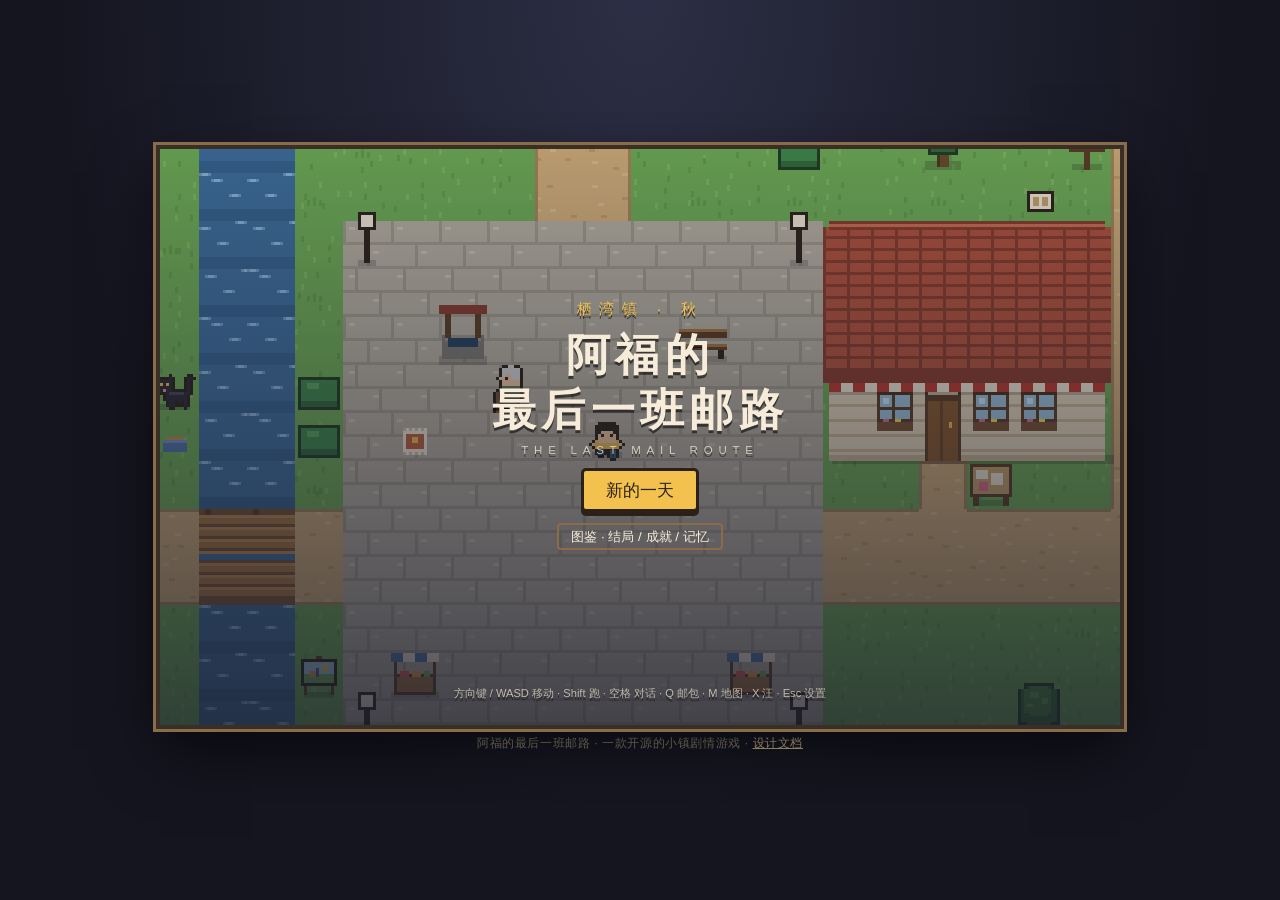
<file: index.html>
<!doctype html>
<html lang="zh-CN">
<head>
  <meta charset="UTF-8" />
  <meta name="viewport" content="width=device-width, initial-scale=1.0, maximum-scale=1.0, user-scalable=no" />
  <title>阿福的最后一班邮路</title>
  <meta name="description" content="一只邮差狗，替生病的老邮差送完最后五封信。一款可以在浏览器里玩的像素小镇剧情游戏。" />
  <meta property="og:title" content="阿福的最后一班邮路" />
  <meta property="og:description" content="一只邮差狗，替生病的老邮差送完最后五封信。" />
  <meta property="og:image" content="cover.png" />
  <link rel="icon" href="data:image/svg+xml,<svg xmlns='http://www.w3.org/2000/svg' viewBox='0 0 16 16'><text y='14' font-size='14'>✉</text></svg>" />
  <link rel="stylesheet" href="css/style.css" />
</head>
<body>
  <main id="frame">
    <div id="stage">
      <canvas id="screen" width="320" height="192"></canvas>

      <!-- HUD -->
      <div id="hud" class="hidden">
        <div id="hud-left"><span id="hud-area">栖湾镇</span></div>
        <div id="hud-right">
          <span id="hud-letters">✉ 0/5</span>
          <span id="hud-mem">✦ 0/8</span>
          <button id="btn-bag" class="hud-btn" title="邮包 (Q)">邮包 Q</button>
          <button id="btn-map" class="hud-btn" title="地图 (M)">地图 M</button>
          <button id="btn-set" class="hud-btn" title="设置 (Esc)">⚙</button>
          <button id="btn-sound" class="hud-btn" title="声音 (M)">♪</button>
        </div>
      </div>
      <div id="banner"></div>
      <div id="toast"></div>
      <div id="prompt" class="hidden">空格 · 对话</div>
      <div id="goal" class="hidden" title="点一下切换目标"></div>

      <!-- Map -->
      <div id="mapview" class="hidden">
        <div class="bag-head"><span id="map-title" class="tab on">栖湾镇</span><button id="map-close" class="tab close">✕</button></div>
        <div class="map-wrap"><canvas id="map-canvas"></canvas></div>
        <div id="map-legend"></div>
      </div>

      <!-- Mini game -->
      <div id="mini" class="hidden"><canvas id="mini-canvas"></canvas><div class="mini-tip">← → 跑 · Shift 冲刺 · 空格 跳</div></div>

      <!-- Gallery -->
      <div id="gallery" class="hidden">
        <div class="bag-head">
          <button data-gtab="endings" class="tab on">结局</button>
          <button data-gtab="ach" class="tab">成就</button>
          <button data-gtab="mems" class="tab">记忆</button>
          <button id="gal-close" class="tab close">✕</button>
        </div>
        <div id="gal-body"></div>
      </div>

      <!-- Settings -->
      <div id="settings" class="hidden">
        <div class="bag-head"><span class="tab on">设置</span><button id="set-close" class="tab close">✕</button></div>
        <div id="set-body"></div>
      </div>

      <!-- Dialogue -->
      <div id="dialogue" class="hidden">
        <canvas id="portrait" width="48" height="48"></canvas>
        <div class="dlg-body">
          <div id="dlg-name"></div>
          <div id="dlg-text"></div>
          <ol id="dlg-choices"></ol>
          <div id="dlg-more">▼</div>
        </div>
      </div>

      <!-- Bag -->
      <div id="bag" class="hidden">
        <div class="bag-head">
          <button data-tab="letters" class="tab on">信件</button>
          <button data-tab="items" class="tab">物品</button>
          <button data-tab="memories" class="tab">记忆</button>
          <button data-tab="stamps" class="tab">邮票</button>
          <button id="bag-close" class="tab close">✕</button>
        </div>
        <div id="bag-body"></div>
      </div>

      <!-- Memory / cutscene -->
      <div id="scene" class="hidden">
        <div id="scene-tag"></div>
        <div id="scene-title"></div>
        <div id="scene-text"></div>
        <div id="scene-hint">空格 继续</div>
      </div>

      <!-- Title -->
      <div id="title">
        <div class="title-sub">栖湾镇 · 秋</div>
        <h1>阿福的<br />最后一班邮路</h1>
        <div class="title-en">THE LAST MAIL ROUTE</div>
        <div id="title-menu">
          <button id="btn-continue" class="menu-btn hidden">继续旅程</button>
          <button id="btn-new" class="menu-btn">新的一天</button>
        </div>
        <button id="btn-gallery" class="gal-btn">图鉴 · 结局 / 成就 / 记忆</button>
        <div id="title-endings"></div>
        <div class="title-keys">方向键 / WASD 移动 · Shift 跑 · 空格 对话 · Q 邮包 · M 地图 · X 汪 · Esc 设置</div>
      </div>

      <!-- Ending -->
      <div id="ending" class="hidden">
        <div id="ending-scroll"></div>
      </div>

      <!-- Touch controls -->
      <div id="touch" class="hidden">
        <div id="dpad">
          <button data-dir="up">▲</button>
          <button data-dir="left">◀</button>
          <button data-dir="right">▶</button>
          <button data-dir="down">▼</button>
        </div>
        <div id="abtns">
          <button id="t-run">跑</button>
          <button id="t-m" data-key="map">图</button>
          <button id="t-b" data-key="bark">汪</button>
          <button id="t-a" data-key="act">A</button>
        </div>
      </div>
    </div>
    <footer>阿福的最后一班邮路 · 一款开源的小镇剧情游戏 · <a href="docs/" target="_blank">设计文档</a></footer>
  </main>

  <!-- 引擎与数据：普通 script，按顺序加载，可直接双击 index.html 打开 -->
  <script src="js/util.js"></script>
  <script src="js/audio.js"></script>
  <script src="js/sprites.js"></script>
  <script src="js/tiles.js"></script>
  <script src="data/world.js"></script>
  <script src="data/world-more.js"></script>
  <script src="data/story-main.js"></script>
  <script src="data/story-town.js"></script>
  <script src="data/story-endings.js"></script>
  <script src="data/story-v11.js"></script>
  <script src="data/world-v12.js"></script>
  <script src="data/story-v12.js"></script>
  <script src="data/world-v13.js"></script>
  <script src="data/story-v13.js"></script>
  <script src="js/state.js"></script>
  <script src="js/map.js"></script>
  <script src="js/input.js"></script>
  <script src="js/dialogue.js"></script>
  <script src="js/ui.js"></script>
  <script src="js/mini.js"></script>
  <script src="js/extras.js"></script>
  <script src="js/game.js"></script>
</body>
</html>
</file>
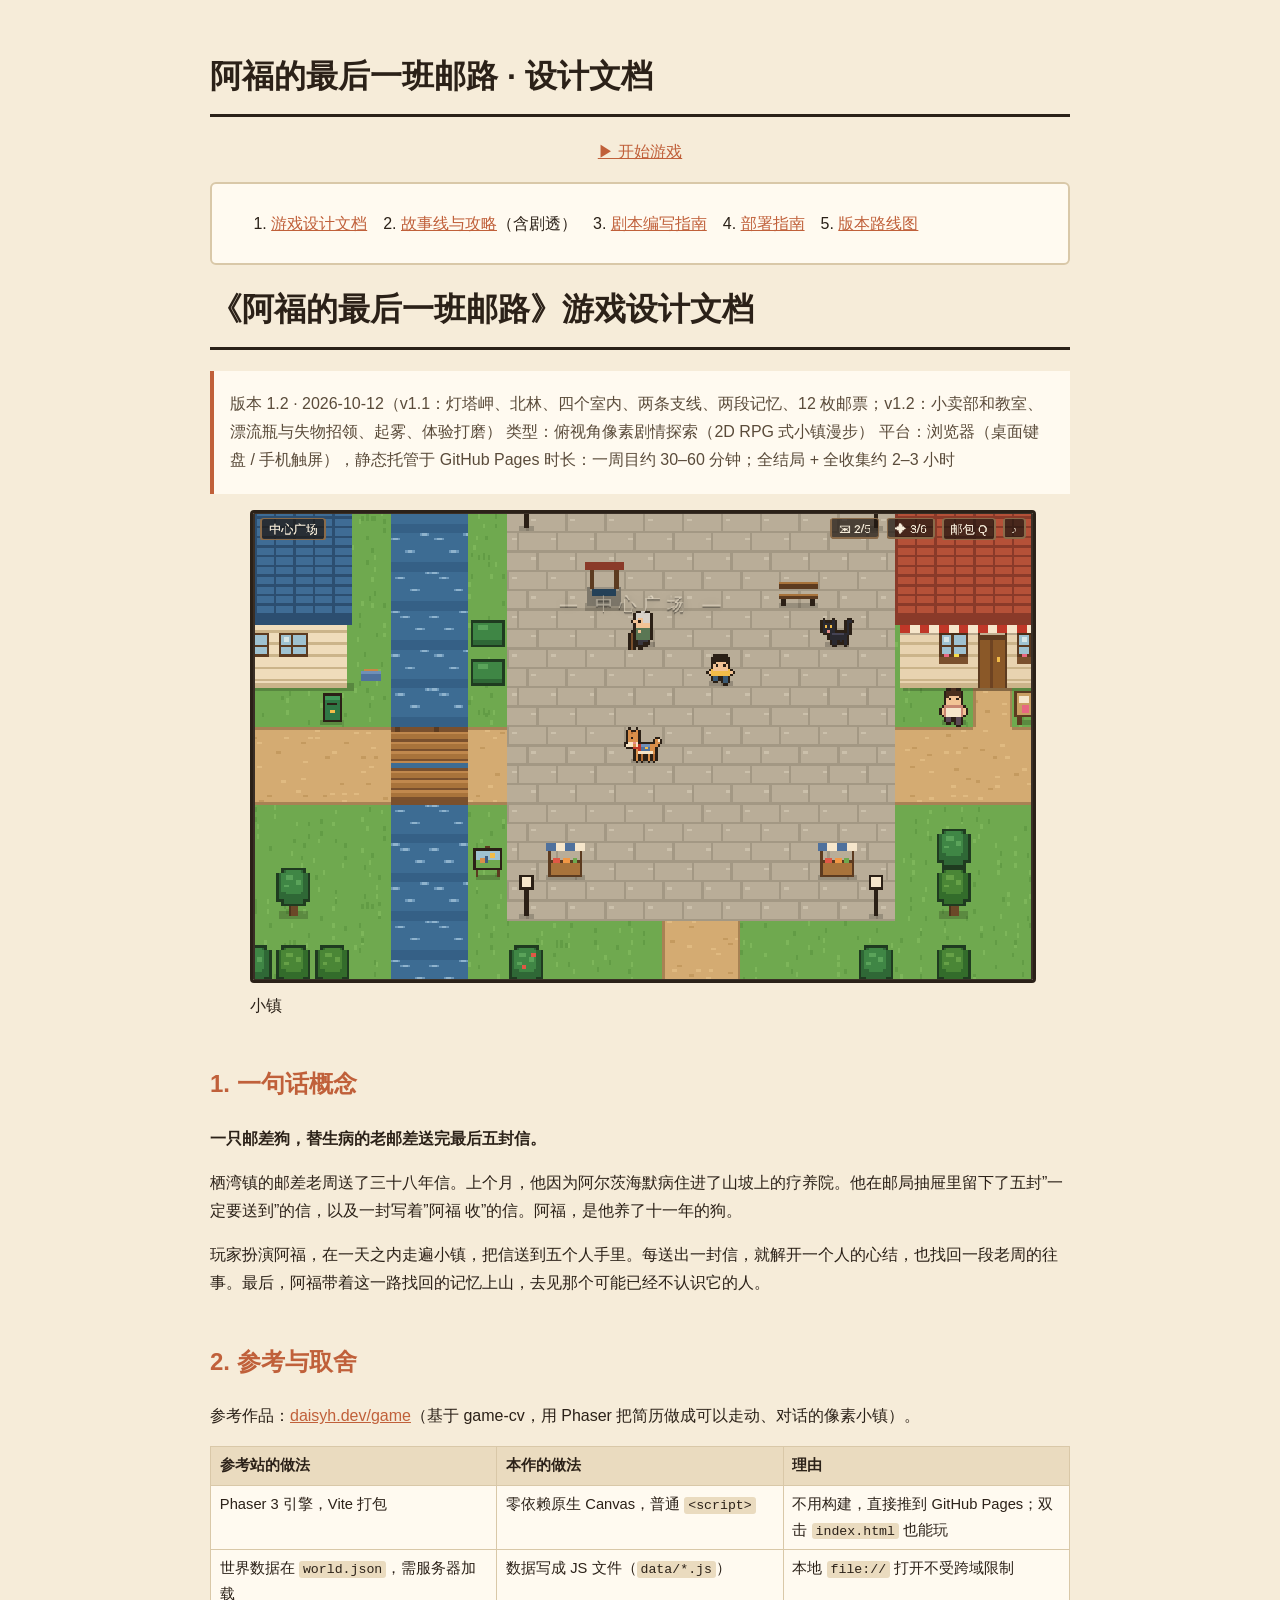
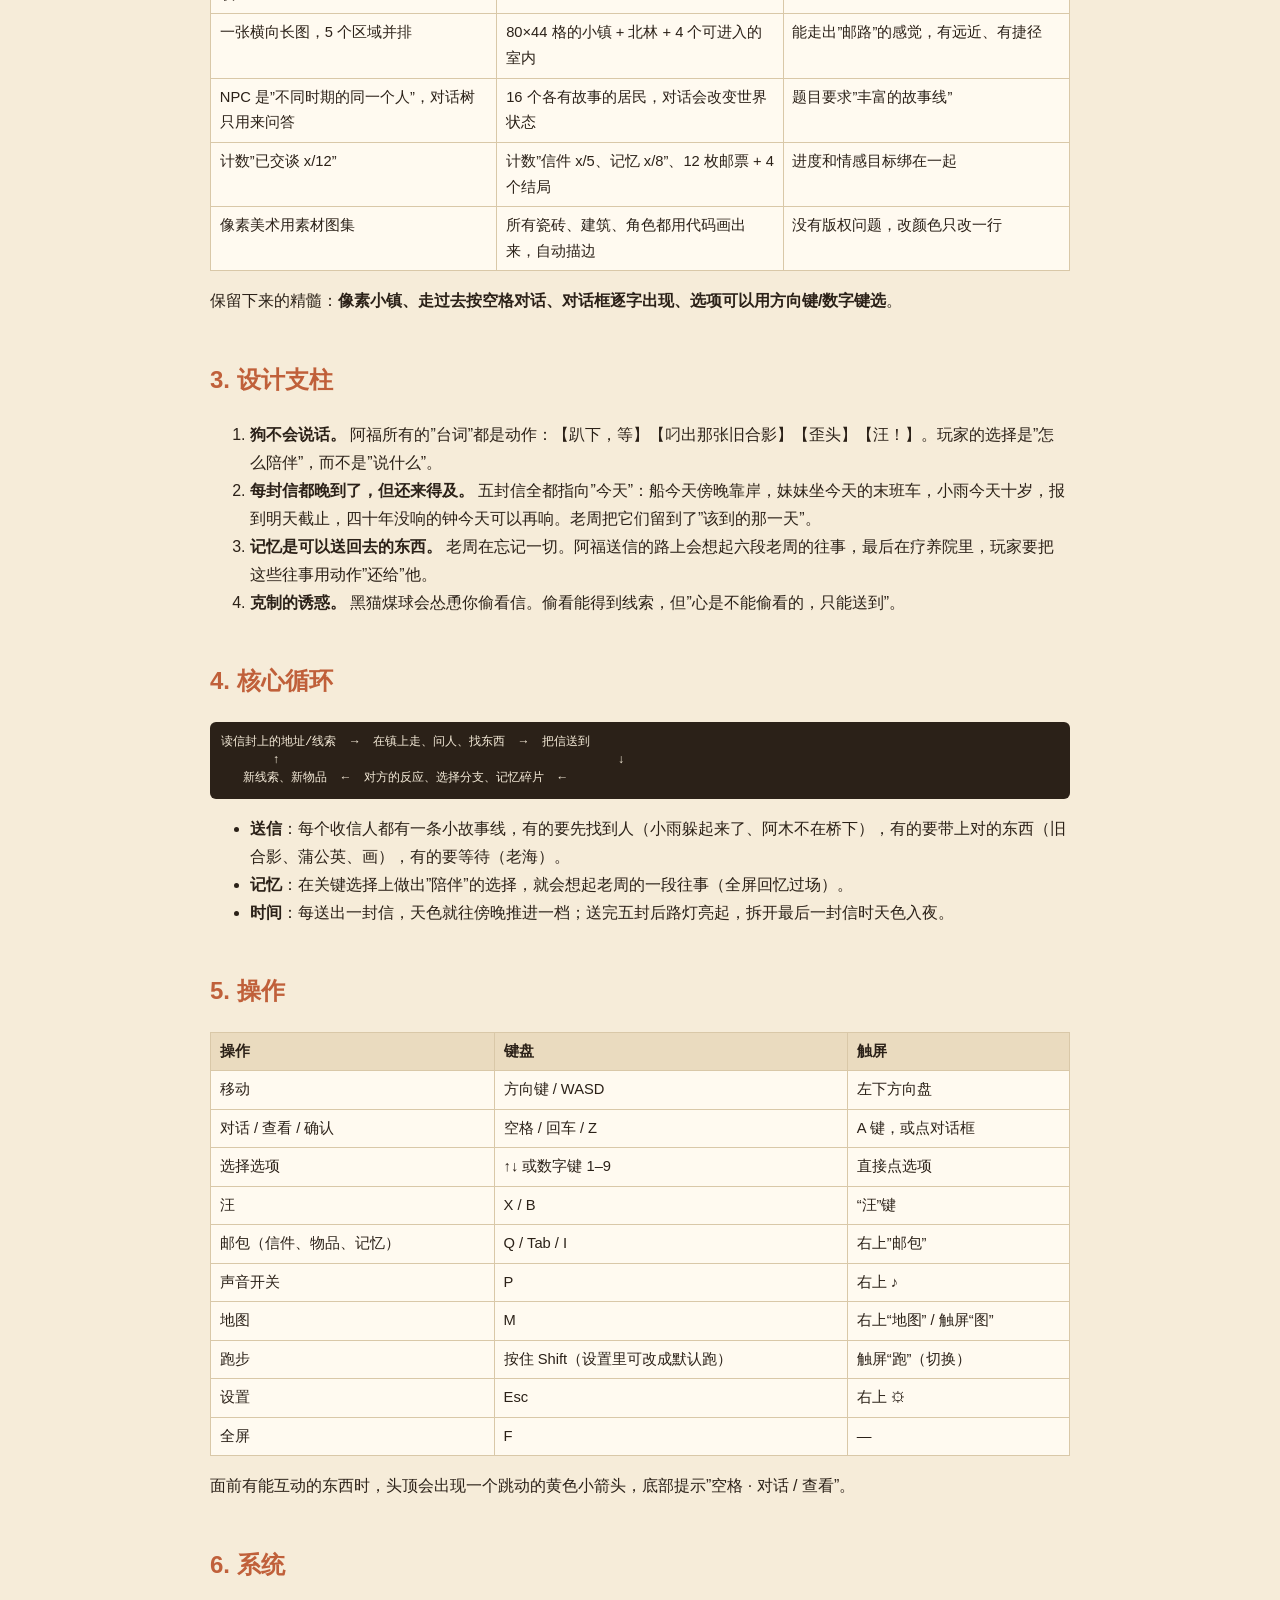
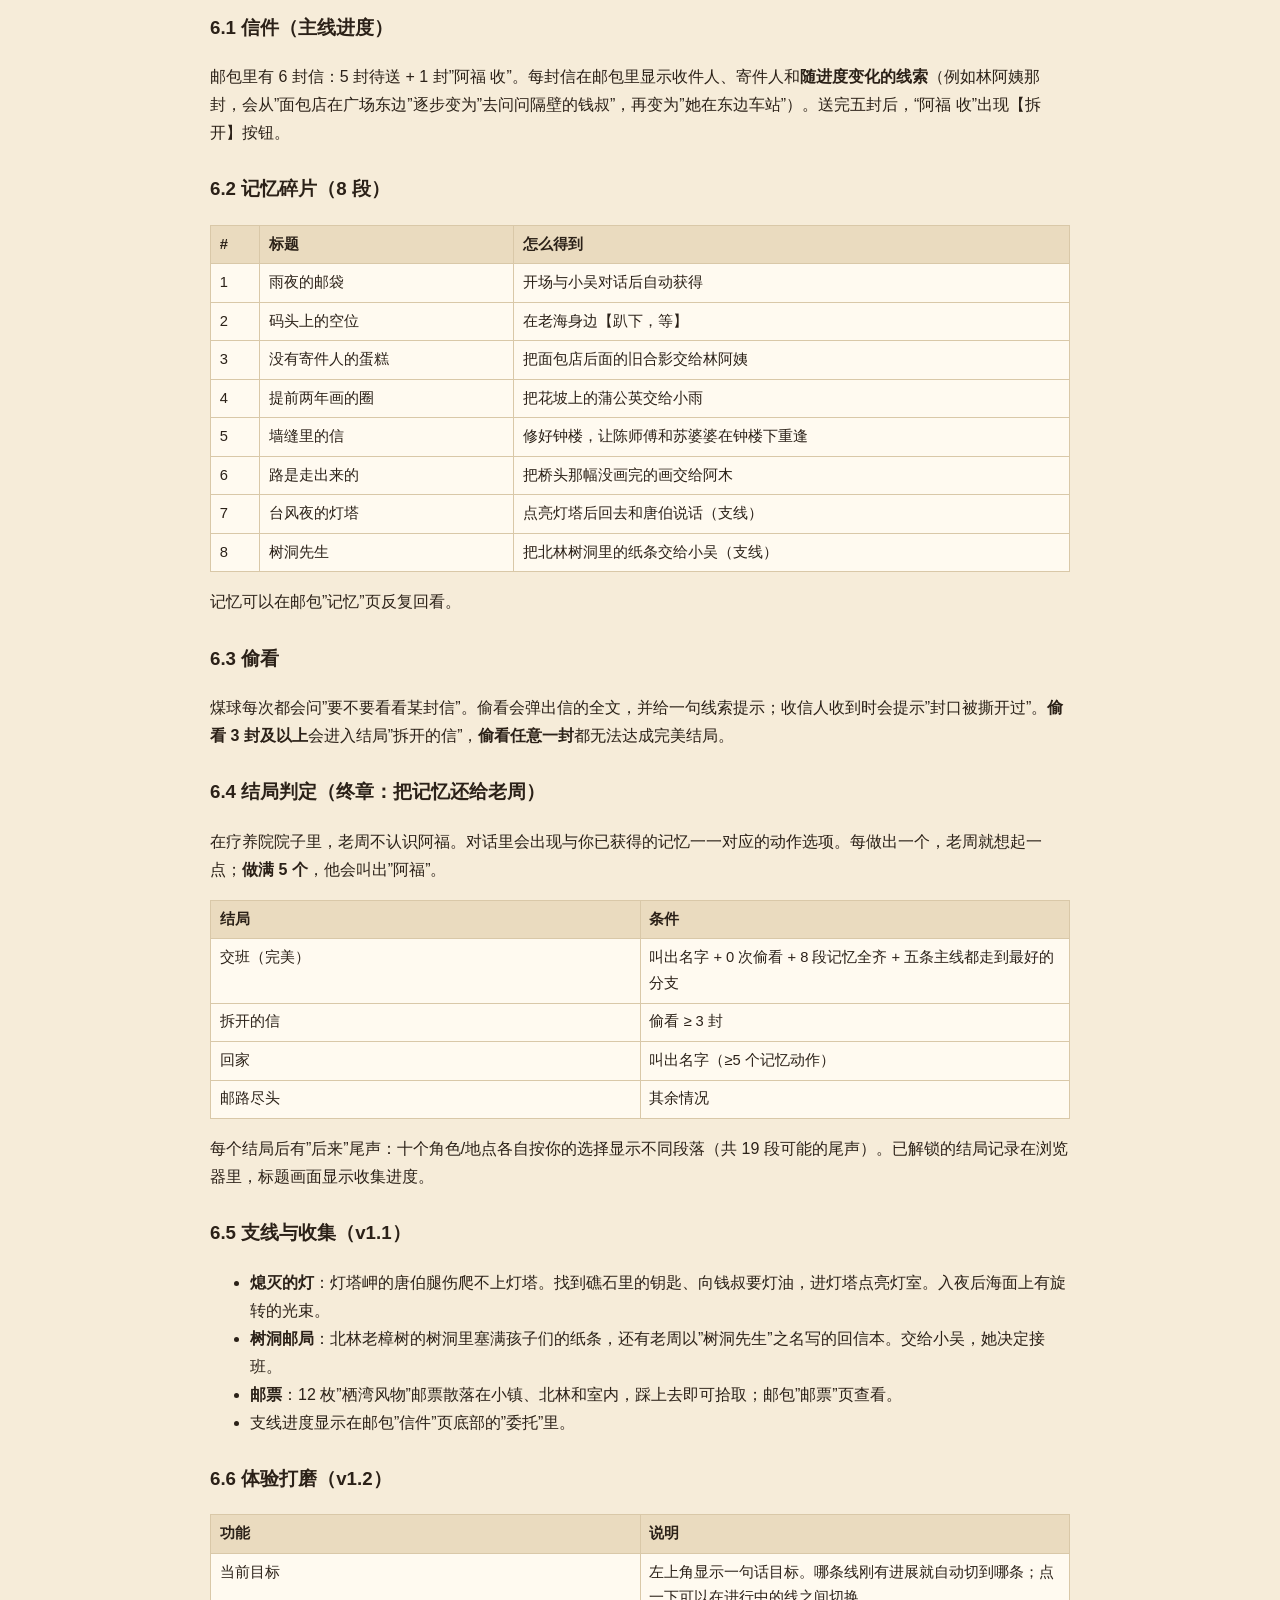
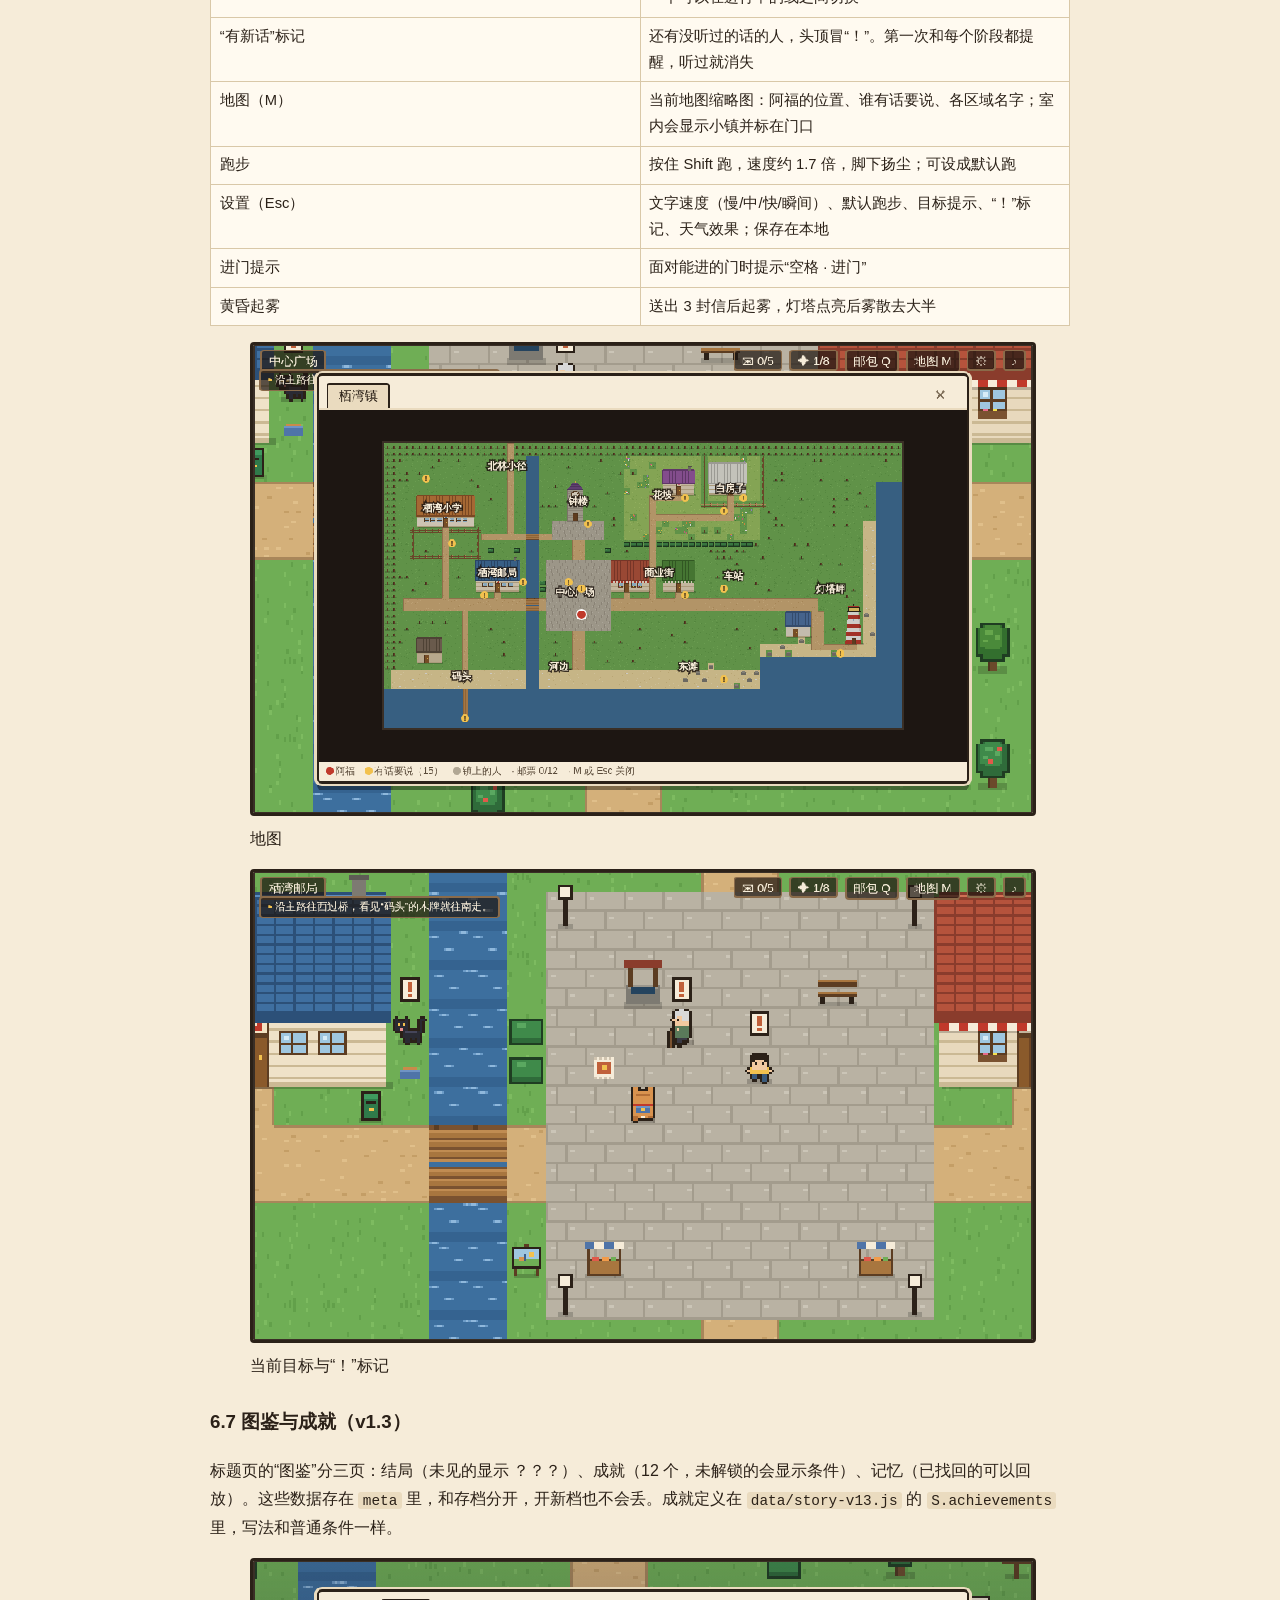
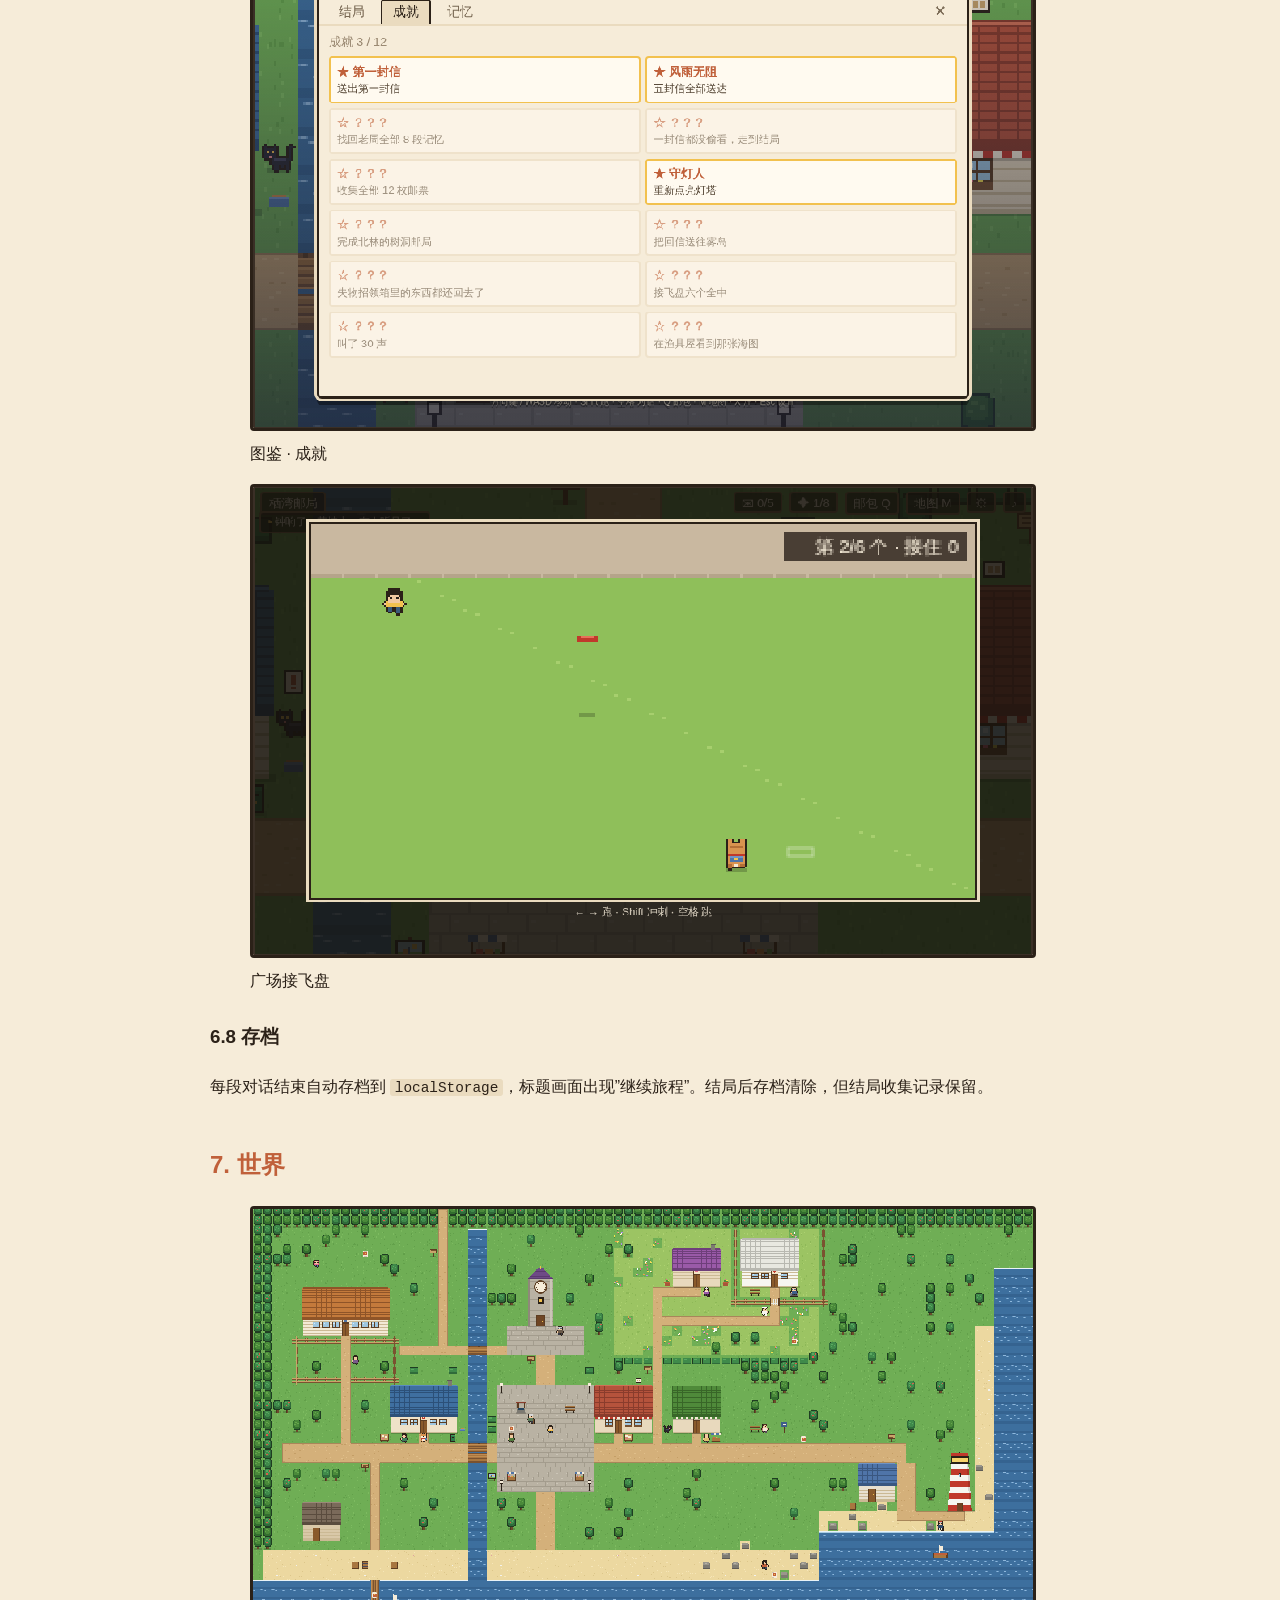
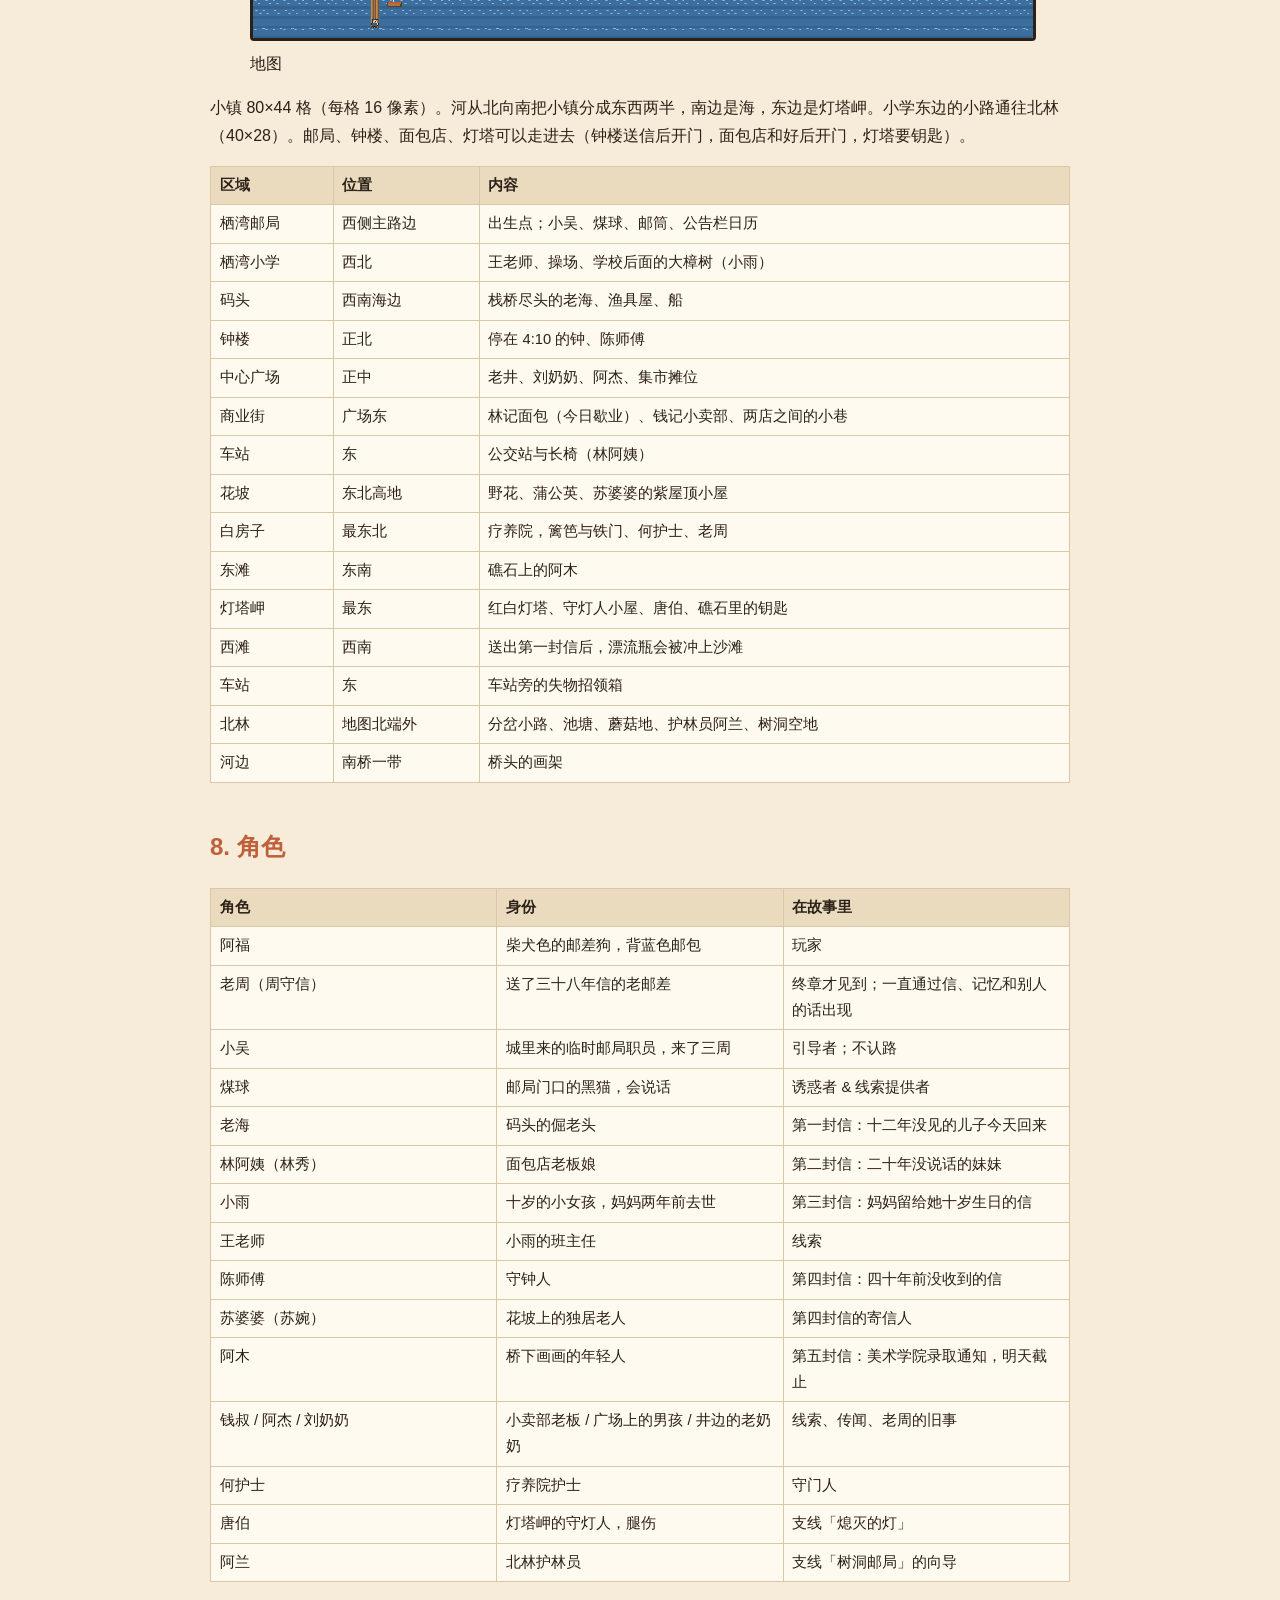
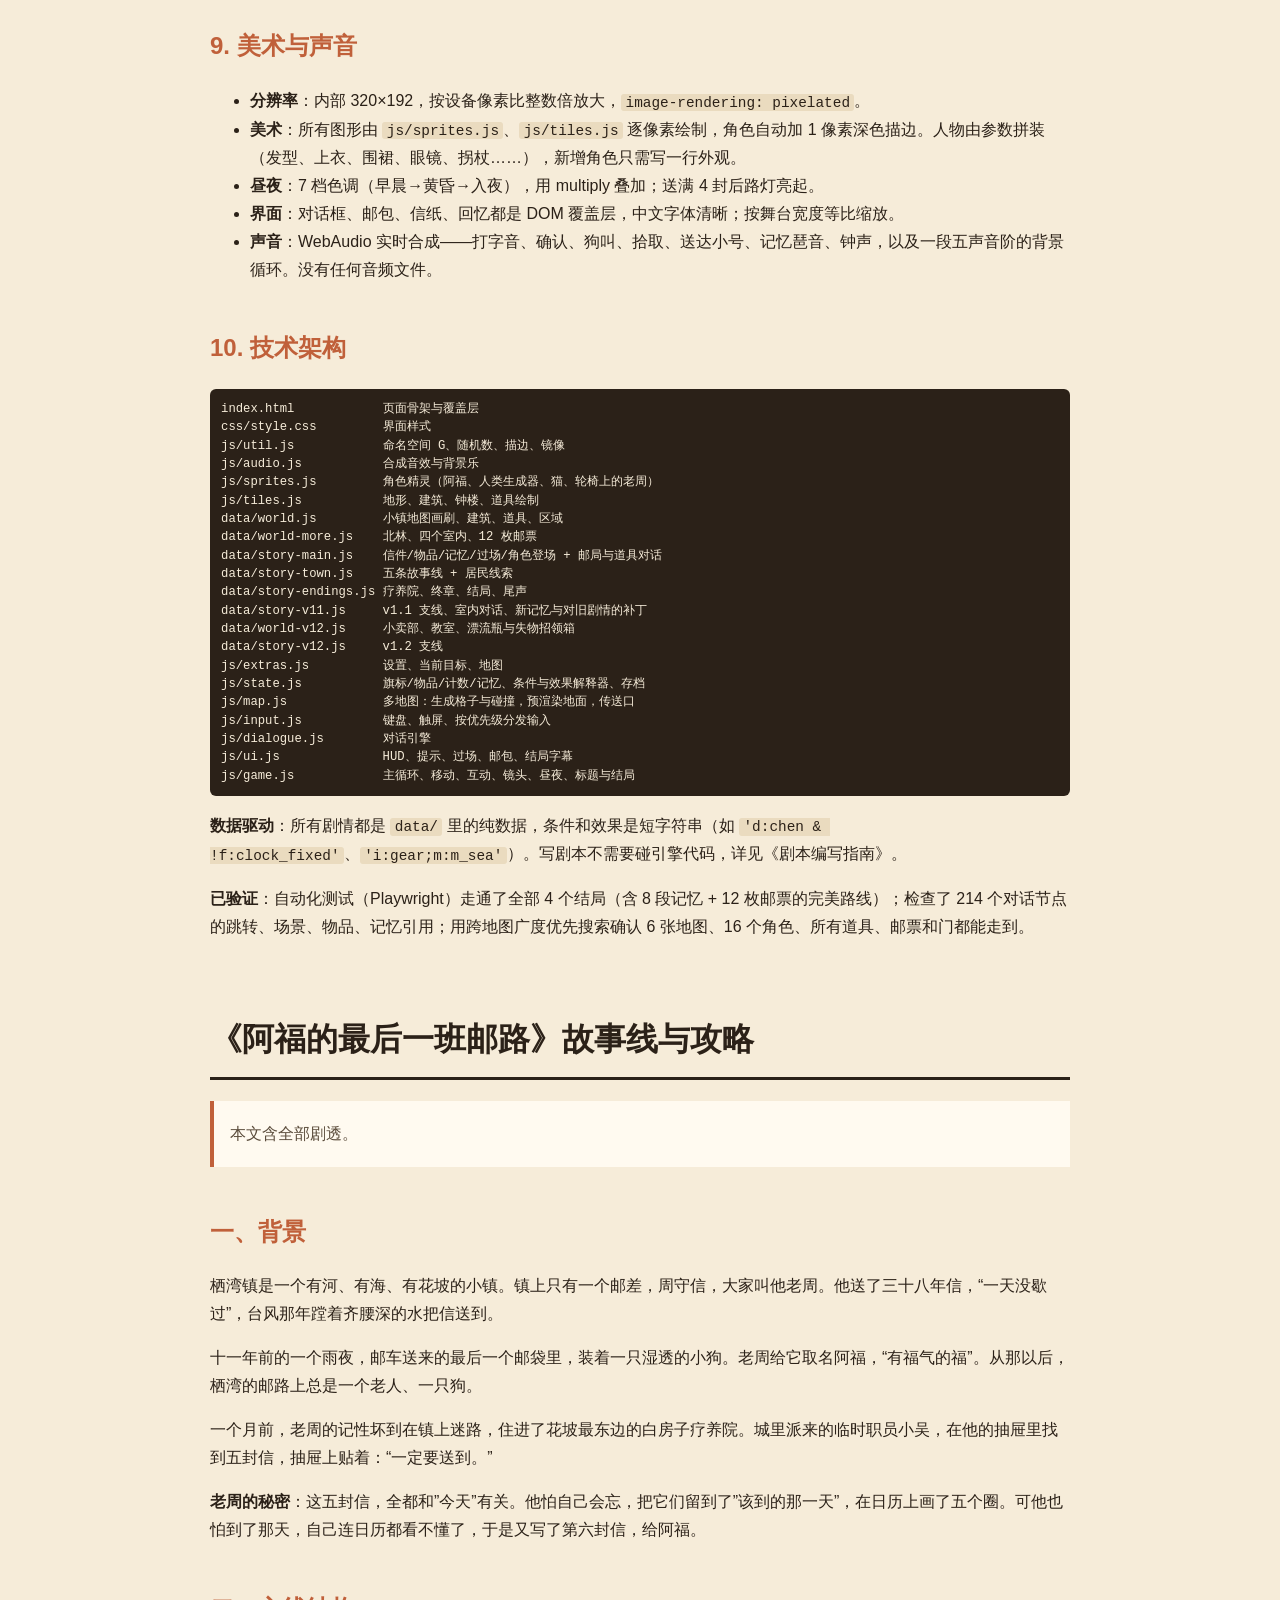
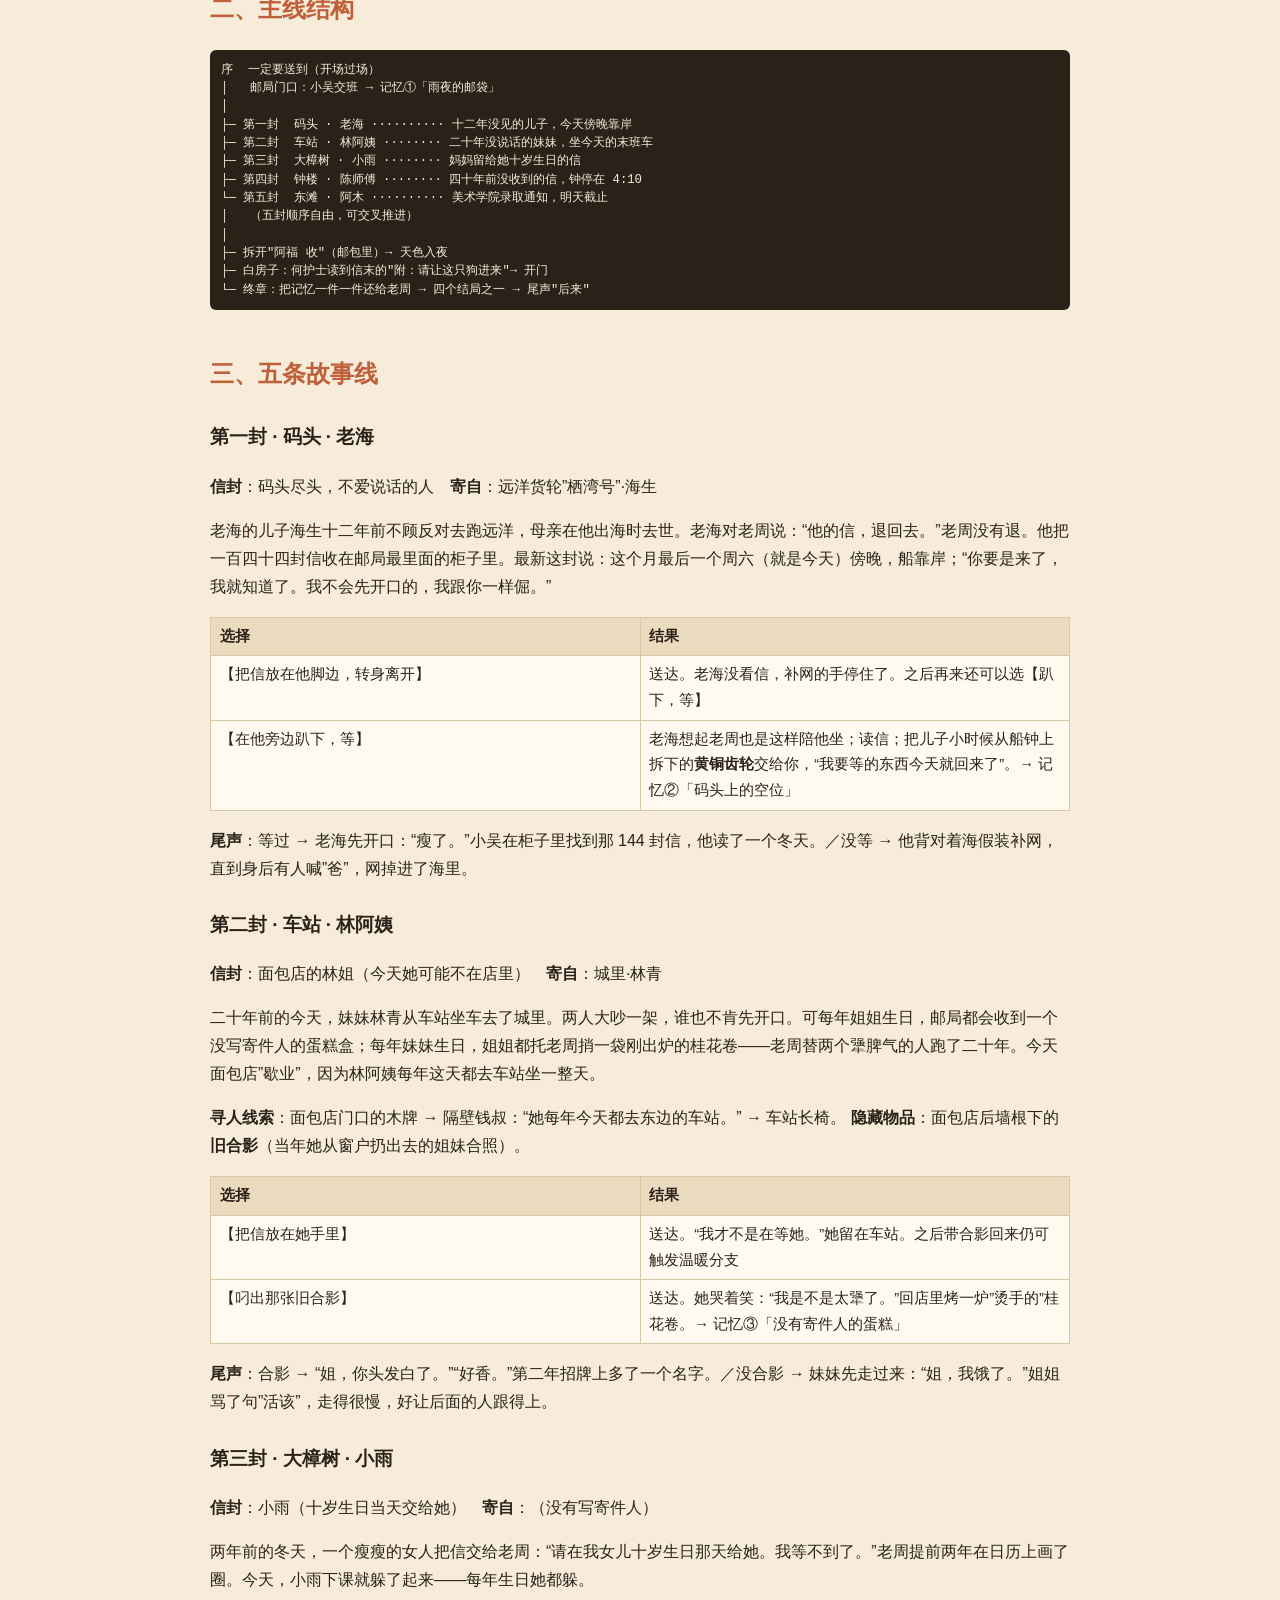
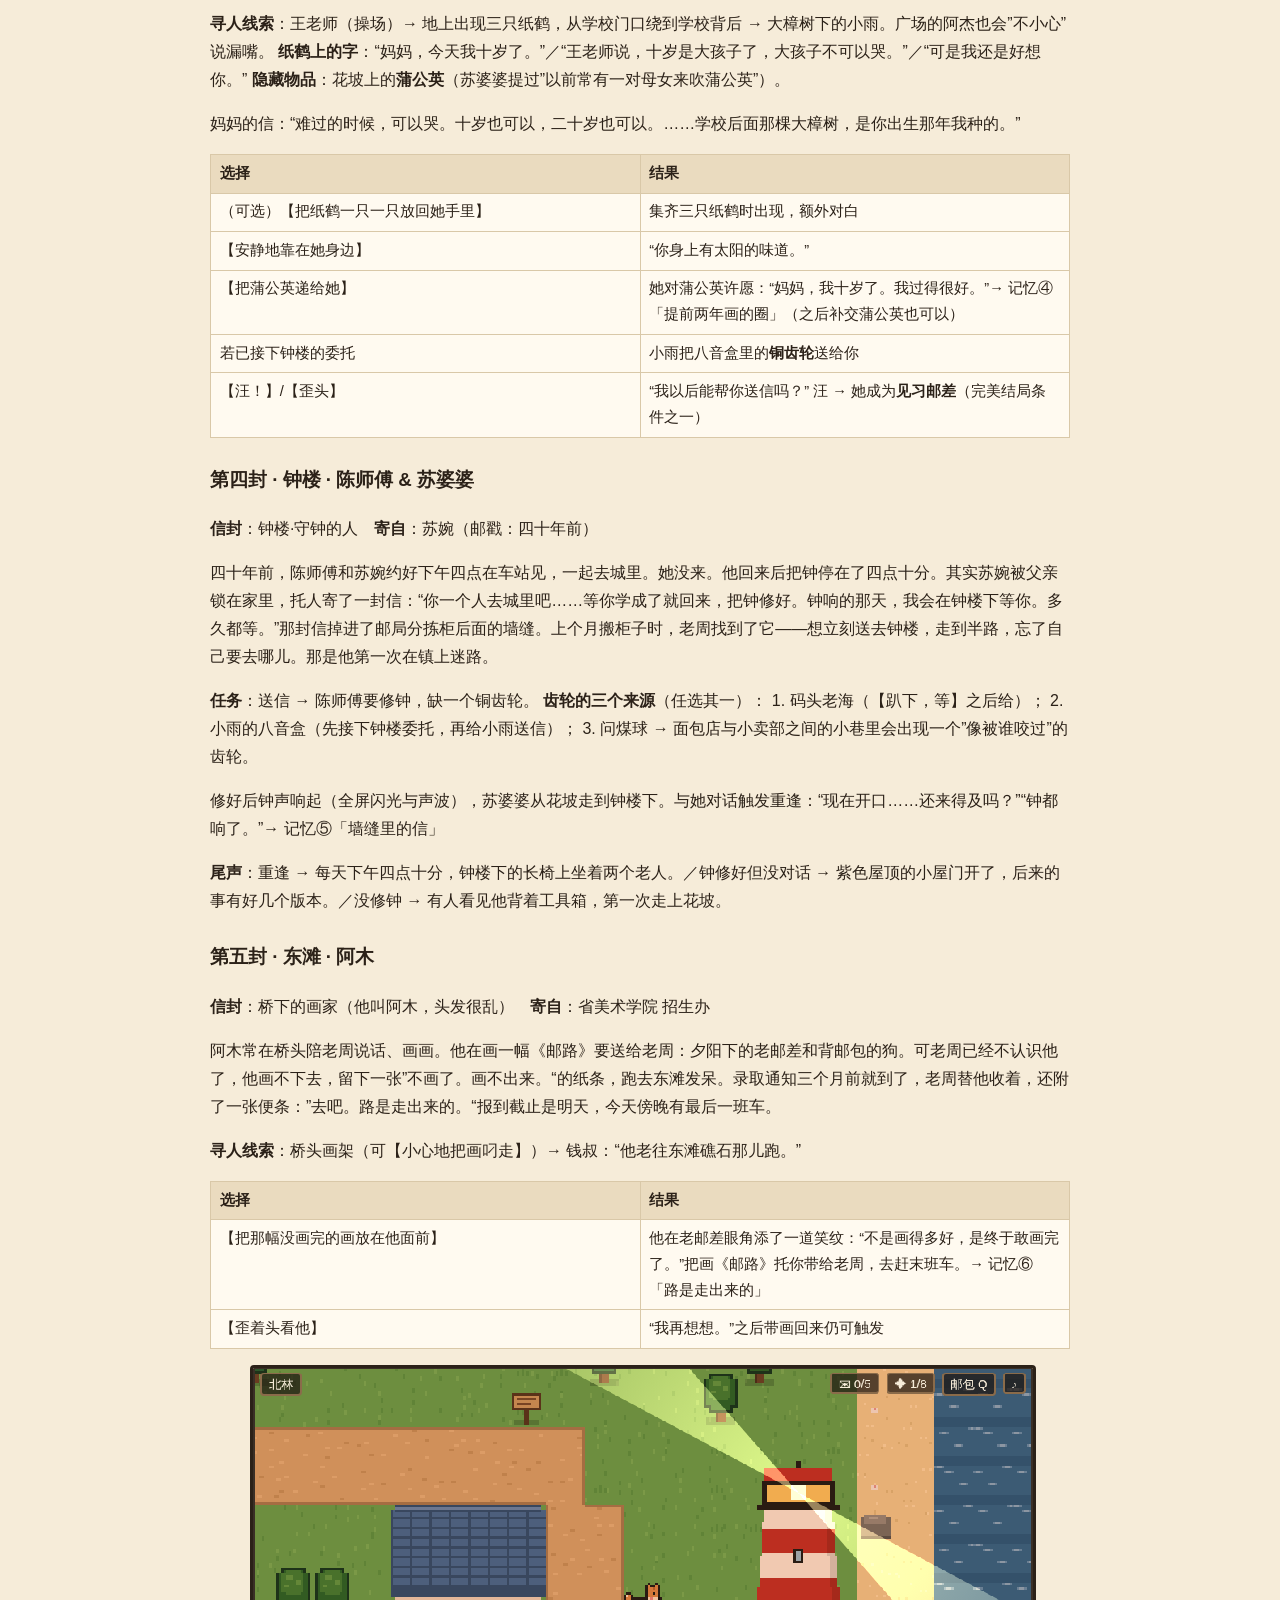
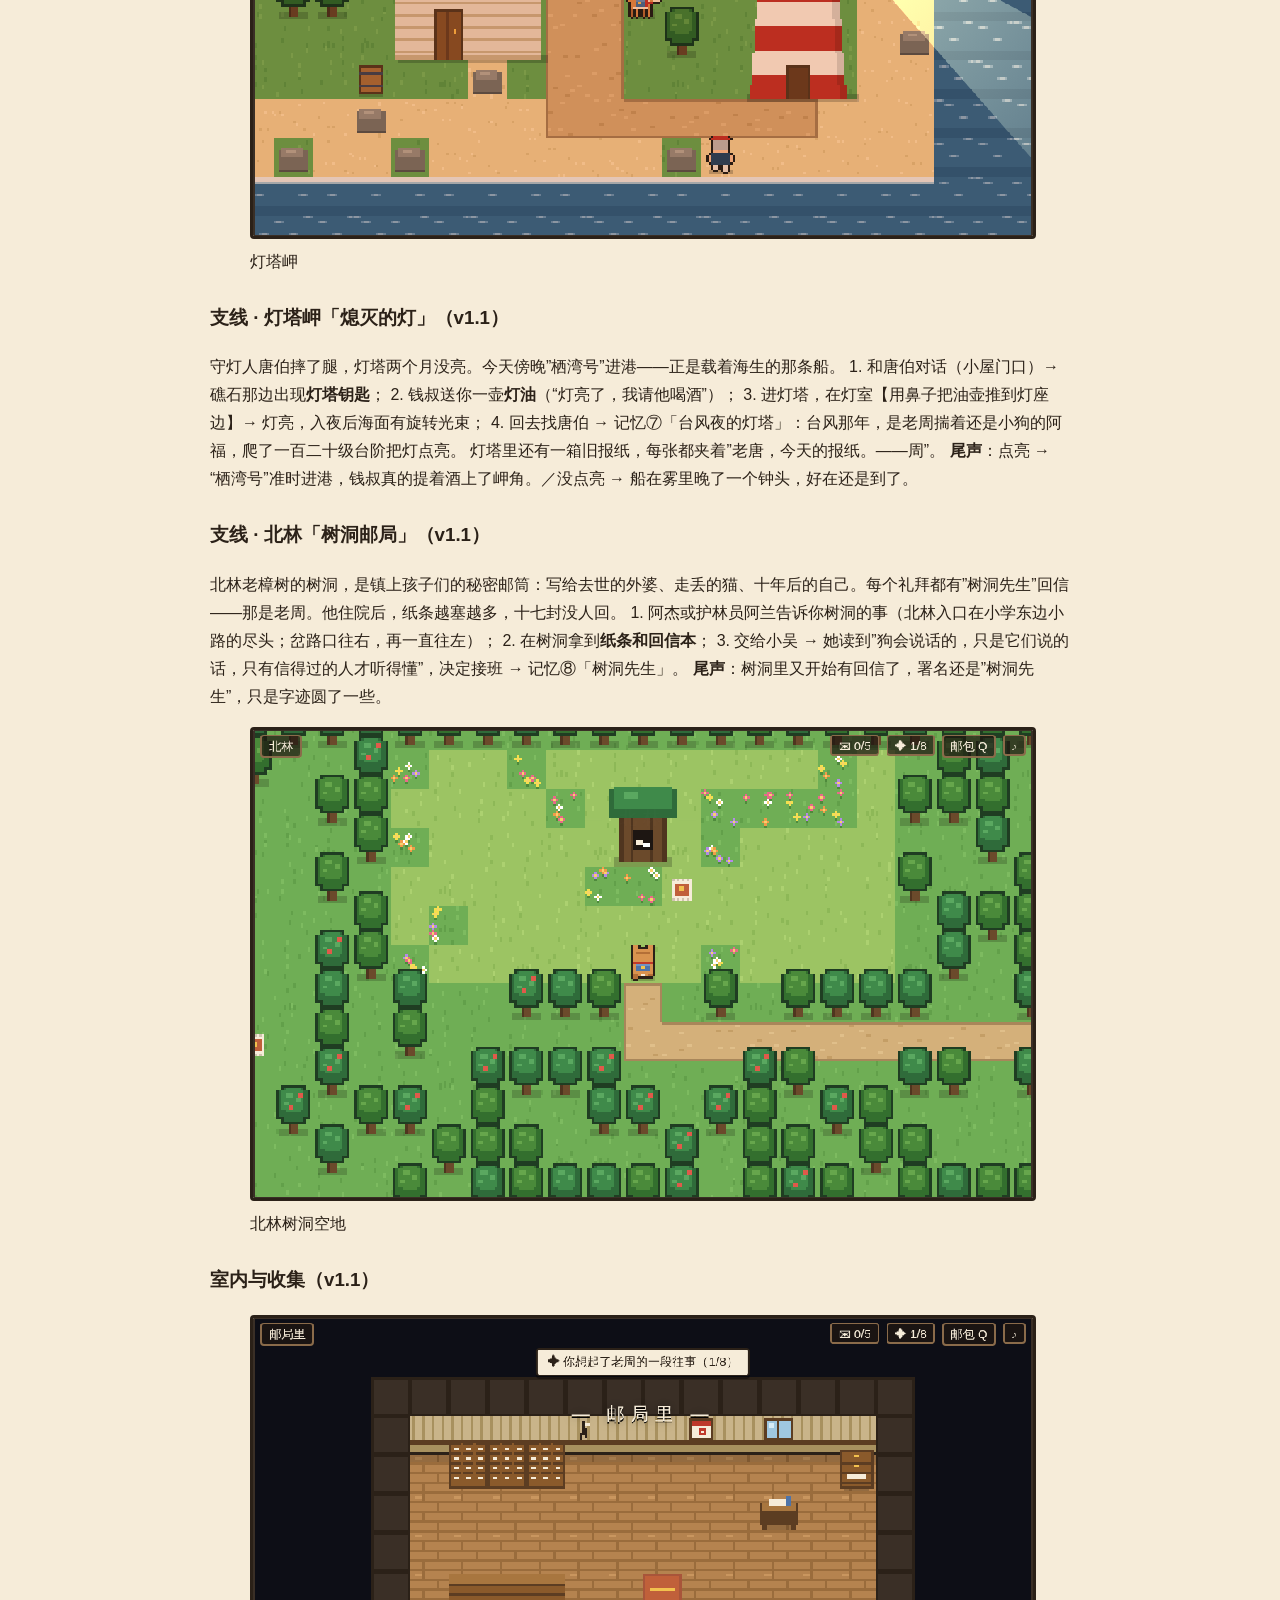
<file: docs/index.html>
<!DOCTYPE html>
<html xmlns="http://www.w3.org/1999/xhtml" lang="zh-CN" xml:lang="zh-CN">
<head>
  <meta charset="utf-8" />
  <meta name="generator" content="pandoc" />
  <meta name="viewport" content="width=device-width, initial-scale=1.0, user-scalable=yes" />
  <title>阿福的最后一班邮路 · 设计文档</title>
  <style>
    code{white-space: pre-wrap;}
    span.smallcaps{font-variant: small-caps;}
    div.columns{display: flex; gap: min(4vw, 1.5em);}
    div.column{flex: auto; overflow-x: auto;}
    div.hanging-indent{margin-left: 1.5em; text-indent: -1.5em;}
    /* The extra [class] is a hack that increases specificity enough to
       override a similar rule in reveal.js */
    ul.task-list[class]{list-style: none;}
    ul.task-list li input[type="checkbox"] {
      font-size: inherit;
      width: 0.8em;
      margin: 0 0.8em 0.2em -1.6em;
      vertical-align: middle;
    }
    .display.math{display: block; text-align: center; margin: 0.5rem auto;}
    /* CSS for syntax highlighting */
    pre > code.sourceCode { white-space: pre; position: relative; }
    pre > code.sourceCode > span { line-height: 1.25; }
    pre > code.sourceCode > span:empty { height: 1.2em; }
    .sourceCode { overflow: visible; }
    code.sourceCode > span { color: inherit; text-decoration: inherit; }
    div.sourceCode { margin: 1em 0; }
    pre.sourceCode { margin: 0; }
    @media screen {
    div.sourceCode { overflow: auto; }
    }
    @media print {
    pre > code.sourceCode { white-space: pre-wrap; }
    pre > code.sourceCode > span { display: inline-block; text-indent: -5em; padding-left: 5em; }
    }
    pre.numberSource code
      { counter-reset: source-line 0; }
    pre.numberSource code > span
      { position: relative; left: -4em; counter-increment: source-line; }
    pre.numberSource code > span > a:first-child::before
      { content: counter(source-line);
        position: relative; left: -1em; text-align: right; vertical-align: baseline;
        border: none; display: inline-block;
        -webkit-touch-callout: none; -webkit-user-select: none;
        -khtml-user-select: none; -moz-user-select: none;
        -ms-user-select: none; user-select: none;
        padding: 0 4px; width: 4em;
        color: #aaaaaa;
      }
    pre.numberSource { margin-left: 3em; border-left: 1px solid #aaaaaa;  padding-left: 4px; }
    div.sourceCode
      {   }
    @media screen {
    pre > code.sourceCode > span > a:first-child::before { text-decoration: underline; }
    }
    code span.al { color: #ff0000; font-weight: bold; } /* Alert */
    code span.an { color: #60a0b0; font-weight: bold; font-style: italic; } /* Annotation */
    code span.at { color: #7d9029; } /* Attribute */
    code span.bn { color: #40a070; } /* BaseN */
    code span.bu { color: #008000; } /* BuiltIn */
    code span.cf { color: #007020; font-weight: bold; } /* ControlFlow */
    code span.ch { color: #4070a0; } /* Char */
    code span.cn { color: #880000; } /* Constant */
    code span.co { color: #60a0b0; font-style: italic; } /* Comment */
    code span.cv { color: #60a0b0; font-weight: bold; font-style: italic; } /* CommentVar */
    code span.do { color: #ba2121; font-style: italic; } /* Documentation */
    code span.dt { color: #902000; } /* DataType */
    code span.dv { color: #40a070; } /* DecVal */
    code span.er { color: #ff0000; font-weight: bold; } /* Error */
    code span.ex { } /* Extension */
    code span.fl { color: #40a070; } /* Float */
    code span.fu { color: #06287e; } /* Function */
    code span.im { color: #008000; font-weight: bold; } /* Import */
    code span.in { color: #60a0b0; font-weight: bold; font-style: italic; } /* Information */
    code span.kw { color: #007020; font-weight: bold; } /* Keyword */
    code span.op { color: #666666; } /* Operator */
    code span.ot { color: #007020; } /* Other */
    code span.pp { color: #bc7a00; } /* Preprocessor */
    code span.sc { color: #4070a0; } /* SpecialChar */
    code span.ss { color: #bb6688; } /* SpecialString */
    code span.st { color: #4070a0; } /* String */
    code span.va { color: #19177c; } /* Variable */
    code span.vs { color: #4070a0; } /* VerbatimString */
    code span.wa { color: #60a0b0; font-weight: bold; font-style: italic; } /* Warning */
  </style>
  <link rel="stylesheet" href="doc.css" />
</head>
<body>
<header id="title-block-header">
<h1 class="title">阿福的最后一班邮路 · 设计文档</h1>
</header>
<p style="text-align:center">
<a href="../">▶ 开始游戏</a>
</p>
<nav class="toc">
<ol type="1">
<li><a href="#阿福的最后一班邮路游戏设计文档">游戏设计文档</a>　2. <a
href="#阿福的最后一班邮路故事线与攻略">故事线与攻略</a>（含剧透）　3. <a
href="#剧本编写指南怎么改剧情加角色加结局">剧本编写指南</a>　4. <a
href="#部署指南发布到-github-pages">部署指南</a>　5. <a
href="#版本路线图从-v1-到像素-rpg-里的-3a">版本路线图</a></li>
</ol>
</nav>
<h1
id="阿福的最后一班邮路游戏设计文档">《阿福的最后一班邮路》游戏设计文档</h1>
<blockquote>
<p>版本 1.2 ·
2026-10-12（v1.1：灯塔岬、北林、四个室内、两条支线、两段记忆、12
枚邮票；v1.2：小卖部和教室、漂流瓶与失物招领、起雾、体验打磨）
类型：俯视角像素剧情探索（2D RPG 式小镇漫步） 平台：浏览器（桌面键盘 /
手机触屏），静态托管于 GitHub Pages 时长：一周目约 30–60 分钟；全结局 +
全收集约 2–3 小时</p>
</blockquote>
<figure>
<img src="img/town.png" alt="小镇" />
<figcaption aria-hidden="true">小镇</figcaption>
</figure>
<h2 id="一句话概念">1. 一句话概念</h2>
<p><strong>一只邮差狗，替生病的老邮差送完最后五封信。</strong></p>
<p>栖湾镇的邮差老周送了三十八年信。上个月，他因为阿尔茨海默病住进了山坡上的疗养院。他在邮局抽屉里留下了五封”一定要送到”的信，以及一封写着”阿福
收”的信。阿福，是他养了十一年的狗。</p>
<p>玩家扮演阿福，在一天之内走遍小镇，把信送到五个人手里。每送出一封信，就解开一个人的心结，也找回一段老周的往事。最后，阿福带着这一路找回的记忆上山，去见那个可能已经不认识它的人。</p>
<h2 id="参考与取舍">2. 参考与取舍</h2>
<p>参考作品：<a href="https://daisyh.dev/game">daisyh.dev/game</a>（基于
game-cv，用 Phaser 把简历做成可以走动、对话的像素小镇）。</p>
<table>
<colgroup>
<col style="width: 33%" />
<col style="width: 33%" />
<col style="width: 33%" />
</colgroup>
<thead>
<tr class="header">
<th>参考站的做法</th>
<th>本作的做法</th>
<th>理由</th>
</tr>
</thead>
<tbody>
<tr class="odd">
<td>Phaser 3 引擎，Vite 打包</td>
<td>零依赖原生 Canvas，普通 <code>&lt;script&gt;</code></td>
<td>不用构建，直接推到 GitHub Pages；双击 <code>index.html</code>
也能玩</td>
</tr>
<tr class="even">
<td>世界数据在 <code>world.json</code>，需服务器加载</td>
<td>数据写成 JS 文件（<code>data/*.js</code>）</td>
<td>本地 <code>file://</code> 打开不受跨域限制</td>
</tr>
<tr class="odd">
<td>一张横向长图，5 个区域并排</td>
<td>80×44 格的小镇 + 北林 + 4 个可进入的室内</td>
<td>能走出”邮路”的感觉，有远近、有捷径</td>
</tr>
<tr class="even">
<td>NPC 是”不同时期的同一个人”，对话树只用来问答</td>
<td>16 个各有故事的居民，对话会改变世界状态</td>
<td>题目要求”丰富的故事线”</td>
</tr>
<tr class="odd">
<td>计数”已交谈 x/12”</td>
<td>计数”信件 x/5、记忆 x/8”、12 枚邮票 + 4 个结局</td>
<td>进度和情感目标绑在一起</td>
</tr>
<tr class="even">
<td>像素美术用素材图集</td>
<td>所有瓷砖、建筑、角色都用代码画出来，自动描边</td>
<td>没有版权问题，改颜色只改一行</td>
</tr>
</tbody>
</table>
<p>保留下来的精髓：<strong>像素小镇、走过去按空格对话、对话框逐字出现、选项可以用方向键/数字键选</strong>。</p>
<h2 id="设计支柱">3. 设计支柱</h2>
<ol type="1">
<li><strong>狗不会说话。</strong>
阿福所有的”台词”都是动作：【趴下，等】【叼出那张旧合影】【歪头】【汪！】。玩家的选择是”怎么陪伴”，而不是”说什么”。</li>
<li><strong>每封信都晚到了，但还来得及。</strong>
五封信全都指向”今天”：船今天傍晚靠岸，妹妹坐今天的末班车，小雨今天十岁，报到明天截止，四十年没响的钟今天可以再响。老周把它们留到了”该到的那一天”。</li>
<li><strong>记忆是可以送回去的东西。</strong>
老周在忘记一切。阿福送信的路上会想起六段老周的往事，最后在疗养院里，玩家要把这些往事用动作”还给”他。</li>
<li><strong>克制的诱惑。</strong>
黑猫煤球会怂恿你偷看信。偷看能得到线索，但”心是不能偷看的，只能送到”。</li>
</ol>
<h2 id="核心循环">4. 核心循环</h2>
<pre><code>读信封上的地址/线索  →  在镇上走、问人、找东西  →  把信送到
       ↑                                              ↓
   新线索、新物品  ←  对方的反应、选择分支、记忆碎片  ←</code></pre>
<ul>
<li><strong>送信</strong>：每个收信人都有一条小故事线，有的要先找到人（小雨躲起来了、阿木不在桥下），有的要带上对的东西（旧合影、蒲公英、画），有的要等待（老海）。</li>
<li><strong>记忆</strong>：在关键选择上做出”陪伴”的选择，就会想起老周的一段往事（全屏回忆过场）。</li>
<li><strong>时间</strong>：每送出一封信，天色就往傍晚推进一档；送完五封后路灯亮起，拆开最后一封信时天色入夜。</li>
</ul>
<h2 id="操作">5. 操作</h2>
<table>
<thead>
<tr class="header">
<th>操作</th>
<th>键盘</th>
<th>触屏</th>
</tr>
</thead>
<tbody>
<tr class="odd">
<td>移动</td>
<td>方向键 / WASD</td>
<td>左下方向盘</td>
</tr>
<tr class="even">
<td>对话 / 查看 / 确认</td>
<td>空格 / 回车 / Z</td>
<td>A 键，或点对话框</td>
</tr>
<tr class="odd">
<td>选择选项</td>
<td>↑↓ 或数字键 1–9</td>
<td>直接点选项</td>
</tr>
<tr class="even">
<td>汪</td>
<td>X / B</td>
<td>“汪”键</td>
</tr>
<tr class="odd">
<td>邮包（信件、物品、记忆）</td>
<td>Q / Tab / I</td>
<td>右上”邮包”</td>
</tr>
<tr class="even">
<td>声音开关</td>
<td>P</td>
<td>右上 ♪</td>
</tr>
<tr class="odd">
<td>地图</td>
<td>M</td>
<td>右上“地图” / 触屏“图”</td>
</tr>
<tr class="even">
<td>跑步</td>
<td>按住 Shift（设置里可改成默认跑）</td>
<td>触屏“跑”（切换）</td>
</tr>
<tr class="odd">
<td>设置</td>
<td>Esc</td>
<td>右上 ⚙</td>
</tr>
<tr class="even">
<td>全屏</td>
<td>F</td>
<td>—</td>
</tr>
</tbody>
</table>
<p>面前有能互动的东西时，头顶会出现一个跳动的黄色小箭头，底部提示”空格 ·
对话 / 查看”。</p>
<h2 id="系统">6. 系统</h2>
<h3 id="信件主线进度">6.1 信件（主线进度）</h3>
<p>邮包里有 6 封信：5 封待送 + 1 封”阿福
收”。每封信在邮包里显示收件人、寄件人和<strong>随进度变化的线索</strong>（例如林阿姨那封，会从”面包店在广场东边”逐步变为”去问问隔壁的钱叔”，再变为”她在东边车站”）。送完五封后，“阿福
收”出现【拆开】按钮。</p>
<h3 id="记忆碎片8-段">6.2 记忆碎片（8 段）</h3>
<table>
<thead>
<tr class="header">
<th>#</th>
<th>标题</th>
<th>怎么得到</th>
</tr>
</thead>
<tbody>
<tr class="odd">
<td>1</td>
<td>雨夜的邮袋</td>
<td>开场与小吴对话后自动获得</td>
</tr>
<tr class="even">
<td>2</td>
<td>码头上的空位</td>
<td>在老海身边【趴下，等】</td>
</tr>
<tr class="odd">
<td>3</td>
<td>没有寄件人的蛋糕</td>
<td>把面包店后面的旧合影交给林阿姨</td>
</tr>
<tr class="even">
<td>4</td>
<td>提前两年画的圈</td>
<td>把花坡上的蒲公英交给小雨</td>
</tr>
<tr class="odd">
<td>5</td>
<td>墙缝里的信</td>
<td>修好钟楼，让陈师傅和苏婆婆在钟楼下重逢</td>
</tr>
<tr class="even">
<td>6</td>
<td>路是走出来的</td>
<td>把桥头那幅没画完的画交给阿木</td>
</tr>
<tr class="odd">
<td>7</td>
<td>台风夜的灯塔</td>
<td>点亮灯塔后回去和唐伯说话（支线）</td>
</tr>
<tr class="even">
<td>8</td>
<td>树洞先生</td>
<td>把北林树洞里的纸条交给小吴（支线）</td>
</tr>
</tbody>
</table>
<p>记忆可以在邮包”记忆”页反复回看。</p>
<h3 id="偷看">6.3 偷看</h3>
<p>煤球每次都会问”要不要看看某封信”。偷看会弹出信的全文，并给一句线索提示；收信人收到时会提示”封口被撕开过”。<strong>偷看
3
封及以上</strong>会进入结局”拆开的信”，<strong>偷看任意一封</strong>都无法达成完美结局。</p>
<h3 id="结局判定终章把记忆还给老周">6.4
结局判定（终章：把记忆还给老周）</h3>
<p>在疗养院院子里，老周不认识阿福。对话里会出现与你已获得的记忆一一对应的动作选项。每做出一个，老周就想起一点；<strong>做满
5 个</strong>，他会叫出”阿福”。</p>
<table>
<colgroup>
<col style="width: 50%" />
<col style="width: 50%" />
</colgroup>
<thead>
<tr class="header">
<th>结局</th>
<th>条件</th>
</tr>
</thead>
<tbody>
<tr class="odd">
<td>交班（完美）</td>
<td>叫出名字 + 0 次偷看 + 8 段记忆全齐 + 五条主线都走到最好的分支</td>
</tr>
<tr class="even">
<td>拆开的信</td>
<td>偷看 ≥ 3 封</td>
</tr>
<tr class="odd">
<td>回家</td>
<td>叫出名字（≥5 个记忆动作）</td>
</tr>
<tr class="even">
<td>邮路尽头</td>
<td>其余情况</td>
</tr>
</tbody>
</table>
<p>每个结局后有”后来”尾声：十个角色/地点各自按你的选择显示不同段落（共
19
段可能的尾声）。已解锁的结局记录在浏览器里，标题画面显示收集进度。</p>
<h3 id="支线与收集v1.1">6.5 支线与收集（v1.1）</h3>
<ul>
<li><strong>熄灭的灯</strong>：灯塔岬的唐伯腿伤爬不上灯塔。找到礁石里的钥匙、向钱叔要灯油，进灯塔点亮灯室。入夜后海面上有旋转的光束。</li>
<li><strong>树洞邮局</strong>：北林老樟树的树洞里塞满孩子们的纸条，还有老周以”树洞先生”之名写的回信本。交给小吴，她决定接班。</li>
<li><strong>邮票</strong>：12
枚”栖湾风物”邮票散落在小镇、北林和室内，踩上去即可拾取；邮包”邮票”页查看。</li>
<li>支线进度显示在邮包”信件”页底部的”委托”里。</li>
</ul>
<h3 id="体验打磨v1.2">6.6 体验打磨（v1.2）</h3>
<table>
<colgroup>
<col style="width: 50%" />
<col style="width: 50%" />
</colgroup>
<thead>
<tr class="header">
<th>功能</th>
<th>说明</th>
</tr>
</thead>
<tbody>
<tr class="odd">
<td>当前目标</td>
<td>左上角显示一句话目标。哪条线刚有进展就自动切到哪条；点一下可以在进行中的线之间切换</td>
</tr>
<tr class="even">
<td>“有新话”标记</td>
<td>还有没听过的话的人，头顶冒“！”。第一次和每个阶段都提醒，听过就消失</td>
</tr>
<tr class="odd">
<td>地图（M）</td>
<td>当前地图缩略图：阿福的位置、谁有话要说、各区域名字；室内会显示小镇并标在门口</td>
</tr>
<tr class="even">
<td>跑步</td>
<td>按住 Shift 跑，速度约 1.7 倍，脚下扬尘；可设成默认跑</td>
</tr>
<tr class="odd">
<td>设置（Esc）</td>
<td>文字速度（慢/中/快/瞬间）、默认跑步、目标提示、“！”标记、天气效果；保存在本地</td>
</tr>
<tr class="even">
<td>进门提示</td>
<td>面对能进的门时提示“空格 · 进门”</td>
</tr>
<tr class="odd">
<td>黄昏起雾</td>
<td>送出 3 封信后起雾，灯塔点亮后雾散去大半</td>
</tr>
</tbody>
</table>
<figure>
<img src="img/ux_map.png" alt="地图" />
<figcaption aria-hidden="true">地图</figcaption>
</figure>
<figure>
<img src="img/ux_goal.png" alt="当前目标与“！”标记" />
<figcaption aria-hidden="true">当前目标与“！”标记</figcaption>
</figure>
<h3 id="图鉴与成就v1.3">6.7 图鉴与成就（v1.3）</h3>
<p>标题页的“图鉴”分三页：结局（未见的显示 ？？？）、成就（12
个，未解锁的会显示条件）、记忆（已找回的可以回放）。这些数据存在
<code>meta</code> 里，和存档分开，开新档也不会丢。成就定义在
<code>data/story-v13.js</code> 的 <code>S.achievements</code>
里，写法和普通条件一样。</p>
<figure>
<img src="img/gallery.png" alt="图鉴 · 成就" />
<figcaption aria-hidden="true">图鉴 · 成就</figcaption>
</figure>
<figure>
<img src="img/frisbee.png" alt="广场接飞盘" />
<figcaption aria-hidden="true">广场接飞盘</figcaption>
</figure>
<h3 id="存档">6.8 存档</h3>
<p>每段对话结束自动存档到
<code>localStorage</code>，标题画面出现”继续旅程”。结局后存档清除，但结局收集记录保留。</p>
<h2 id="世界">7. 世界</h2>
<figure>
<img src="img/map.png" alt="地图" />
<figcaption aria-hidden="true">地图</figcaption>
</figure>
<p>小镇 80×44 格（每格 16
像素）。河从北向南把小镇分成东西两半，南边是海，东边是灯塔岬。小学东边的小路通往北林（40×28）。邮局、钟楼、面包店、灯塔可以走进去（钟楼送信后开门，面包店和好后开门，灯塔要钥匙）。</p>
<table>
<thead>
<tr class="header">
<th>区域</th>
<th>位置</th>
<th>内容</th>
</tr>
</thead>
<tbody>
<tr class="odd">
<td>栖湾邮局</td>
<td>西侧主路边</td>
<td>出生点；小吴、煤球、邮筒、公告栏日历</td>
</tr>
<tr class="even">
<td>栖湾小学</td>
<td>西北</td>
<td>王老师、操场、学校后面的大樟树（小雨）</td>
</tr>
<tr class="odd">
<td>码头</td>
<td>西南海边</td>
<td>栈桥尽头的老海、渔具屋、船</td>
</tr>
<tr class="even">
<td>钟楼</td>
<td>正北</td>
<td>停在 4:10 的钟、陈师傅</td>
</tr>
<tr class="odd">
<td>中心广场</td>
<td>正中</td>
<td>老井、刘奶奶、阿杰、集市摊位</td>
</tr>
<tr class="even">
<td>商业街</td>
<td>广场东</td>
<td>林记面包（今日歇业）、钱记小卖部、两店之间的小巷</td>
</tr>
<tr class="odd">
<td>车站</td>
<td>东</td>
<td>公交站与长椅（林阿姨）</td>
</tr>
<tr class="even">
<td>花坡</td>
<td>东北高地</td>
<td>野花、蒲公英、苏婆婆的紫屋顶小屋</td>
</tr>
<tr class="odd">
<td>白房子</td>
<td>最东北</td>
<td>疗养院，篱笆与铁门、何护士、老周</td>
</tr>
<tr class="even">
<td>东滩</td>
<td>东南</td>
<td>礁石上的阿木</td>
</tr>
<tr class="odd">
<td>灯塔岬</td>
<td>最东</td>
<td>红白灯塔、守灯人小屋、唐伯、礁石里的钥匙</td>
</tr>
<tr class="even">
<td>西滩</td>
<td>西南</td>
<td>送出第一封信后，漂流瓶会被冲上沙滩</td>
</tr>
<tr class="odd">
<td>车站</td>
<td>东</td>
<td>车站旁的失物招领箱</td>
</tr>
<tr class="even">
<td>北林</td>
<td>地图北端外</td>
<td>分岔小路、池塘、蘑菇地、护林员阿兰、树洞空地</td>
</tr>
<tr class="odd">
<td>河边</td>
<td>南桥一带</td>
<td>桥头的画架</td>
</tr>
</tbody>
</table>
<h2 id="角色">8. 角色</h2>
<table>
<colgroup>
<col style="width: 33%" />
<col style="width: 33%" />
<col style="width: 33%" />
</colgroup>
<thead>
<tr class="header">
<th>角色</th>
<th>身份</th>
<th>在故事里</th>
</tr>
</thead>
<tbody>
<tr class="odd">
<td>阿福</td>
<td>柴犬色的邮差狗，背蓝色邮包</td>
<td>玩家</td>
</tr>
<tr class="even">
<td>老周（周守信）</td>
<td>送了三十八年信的老邮差</td>
<td>终章才见到；一直通过信、记忆和别人的话出现</td>
</tr>
<tr class="odd">
<td>小吴</td>
<td>城里来的临时邮局职员，来了三周</td>
<td>引导者；不认路</td>
</tr>
<tr class="even">
<td>煤球</td>
<td>邮局门口的黑猫，会说话</td>
<td>诱惑者 &amp; 线索提供者</td>
</tr>
<tr class="odd">
<td>老海</td>
<td>码头的倔老头</td>
<td>第一封信：十二年没见的儿子今天回来</td>
</tr>
<tr class="even">
<td>林阿姨（林秀）</td>
<td>面包店老板娘</td>
<td>第二封信：二十年没说话的妹妹</td>
</tr>
<tr class="odd">
<td>小雨</td>
<td>十岁的小女孩，妈妈两年前去世</td>
<td>第三封信：妈妈留给她十岁生日的信</td>
</tr>
<tr class="even">
<td>王老师</td>
<td>小雨的班主任</td>
<td>线索</td>
</tr>
<tr class="odd">
<td>陈师傅</td>
<td>守钟人</td>
<td>第四封信：四十年前没收到的信</td>
</tr>
<tr class="even">
<td>苏婆婆（苏婉）</td>
<td>花坡上的独居老人</td>
<td>第四封信的寄信人</td>
</tr>
<tr class="odd">
<td>阿木</td>
<td>桥下画画的年轻人</td>
<td>第五封信：美术学院录取通知，明天截止</td>
</tr>
<tr class="even">
<td>钱叔 / 阿杰 / 刘奶奶</td>
<td>小卖部老板 / 广场上的男孩 / 井边的老奶奶</td>
<td>线索、传闻、老周的旧事</td>
</tr>
<tr class="odd">
<td>何护士</td>
<td>疗养院护士</td>
<td>守门人</td>
</tr>
<tr class="even">
<td>唐伯</td>
<td>灯塔岬的守灯人，腿伤</td>
<td>支线「熄灭的灯」</td>
</tr>
<tr class="odd">
<td>阿兰</td>
<td>北林护林员</td>
<td>支线「树洞邮局」的向导</td>
</tr>
</tbody>
</table>
<h2 id="美术与声音">9. 美术与声音</h2>
<ul>
<li><strong>分辨率</strong>：内部
320×192，按设备像素比整数倍放大，<code>image-rendering: pixelated</code>。</li>
<li><strong>美术</strong>：所有图形由
<code>js/sprites.js</code>、<code>js/tiles.js</code>
逐像素绘制，角色自动加 1
像素深色描边。人物由参数拼装（发型、上衣、围裙、眼镜、拐杖……），新增角色只需写一行外观。</li>
<li><strong>昼夜</strong>：7 档色调（早晨→黄昏→入夜），用 multiply
叠加；送满 4 封后路灯亮起。</li>
<li><strong>界面</strong>：对话框、邮包、信纸、回忆都是 DOM
覆盖层，中文字体清晰；按舞台宽度等比缩放。</li>
<li><strong>声音</strong>：WebAudio
实时合成——打字音、确认、狗叫、拾取、送达小号、记忆琶音、钟声，以及一段五声音阶的背景循环。没有任何音频文件。</li>
</ul>
<h2 id="技术架构">10. 技术架构</h2>
<pre><code>index.html            页面骨架与覆盖层
css/style.css         界面样式
js/util.js            命名空间 G、随机数、描边、镜像
js/audio.js           合成音效与背景乐
js/sprites.js         角色精灵（阿福、人类生成器、猫、轮椅上的老周）
js/tiles.js           地形、建筑、钟楼、道具绘制
data/world.js         小镇地图画刷、建筑、道具、区域
data/world-more.js    北林、四个室内、12 枚邮票
data/story-main.js    信件/物品/记忆/过场/角色登场 + 邮局与道具对话
data/story-town.js    五条故事线 + 居民线索
data/story-endings.js 疗养院、终章、结局、尾声
data/story-v11.js     v1.1 支线、室内对话、新记忆与对旧剧情的补丁
data/world-v12.js     小卖部、教室、漂流瓶与失物招领箱
data/story-v12.js     v1.2 支线
js/extras.js          设置、当前目标、地图
js/state.js           旗标/物品/计数/记忆、条件与效果解释器、存档
js/map.js             多地图：生成格子与碰撞，预渲染地面，传送口
js/input.js           键盘、触屏、按优先级分发输入
js/dialogue.js        对话引擎
js/ui.js              HUD、提示、过场、邮包、结局字幕
js/game.js            主循环、移动、互动、镜头、昼夜、标题与结局</code></pre>
<p><strong>数据驱动</strong>：所有剧情都是 <code>data/</code>
里的纯数据，条件和效果是短字符串（如
<code>'d:chen &amp; !f:clock_fixed'</code>、<code>'i:gear;m:m_sea'</code>）。写剧本不需要碰引擎代码，详见《剧本编写指南》。</p>
<p><strong>已验证</strong>：自动化测试（Playwright）走通了全部 4
个结局（含 8 段记忆 + 12 枚邮票的完美路线）；检查了 214
个对话节点的跳转、场景、物品、记忆引用；用跨地图广度优先搜索确认 6
张地图、16 个角色、所有道具、邮票和门都能走到。</p>
<h1
id="阿福的最后一班邮路故事线与攻略">《阿福的最后一班邮路》故事线与攻略</h1>
<blockquote>
<p>本文含全部剧透。</p>
</blockquote>
<h2 id="一背景">一、背景</h2>
<p>栖湾镇是一个有河、有海、有花坡的小镇。镇上只有一个邮差，周守信，大家叫他老周。他送了三十八年信，“一天没歇过”，台风那年蹚着齐腰深的水把信送到。</p>
<p>十一年前的一个雨夜，邮车送来的最后一个邮袋里，装着一只湿透的小狗。老周给它取名阿福，“有福气的福”。从那以后，栖湾的邮路上总是一个老人、一只狗。</p>
<p>一个月前，老周的记性坏到在镇上迷路，住进了花坡最东边的白房子疗养院。城里派来的临时职员小吴，在他的抽屉里找到五封信，抽屉上贴着：“一定要送到。”</p>
<p><strong>老周的秘密</strong>：这五封信，全都和”今天”有关。他怕自己会忘，把它们留到了”该到的那一天”，在日历上画了五个圈。可他也怕到了那天，自己连日历都看不懂了，于是又写了第六封信，给阿福。</p>
<h2 id="二主线结构">二、主线结构</h2>
<pre><code>序  一定要送到（开场过场）
│   邮局门口：小吴交班 → 记忆①「雨夜的邮袋」
│
├─ 第一封  码头 · 老海 ·········· 十二年没见的儿子，今天傍晚靠岸
├─ 第二封  车站 · 林阿姨 ········ 二十年没说话的妹妹，坐今天的末班车
├─ 第三封  大樟树 · 小雨 ········ 妈妈留给她十岁生日的信
├─ 第四封  钟楼 · 陈师傅 ········ 四十年前没收到的信，钟停在 4:10
└─ 第五封  东滩 · 阿木 ·········· 美术学院录取通知，明天截止
│   （五封顺序自由，可交叉推进）
│
├─ 拆开&quot;阿福 收&quot;（邮包里）→ 天色入夜
├─ 白房子：何护士读到信末的&quot;附：请让这只狗进来&quot;→ 开门
└─ 终章：把记忆一件一件还给老周 → 四个结局之一 → 尾声&quot;后来&quot;</code></pre>
<h2 id="三五条故事线">三、五条故事线</h2>
<h3 id="第一封-码头-老海">第一封 · 码头 · 老海</h3>
<p><strong>信封</strong>：码头尽头，不爱说话的人　<strong>寄自</strong>：远洋货轮”栖湾号”·海生</p>
<p>老海的儿子海生十二年前不顾反对去跑远洋，母亲在他出海时去世。老海对老周说：“他的信，退回去。”老周没有退。他把一百四十四封信收在邮局最里面的柜子里。最新这封说：这个月最后一个周六（就是今天）傍晚，船靠岸；“你要是来了，我就知道了。我不会先开口的，我跟你一样倔。”</p>
<table>
<colgroup>
<col style="width: 50%" />
<col style="width: 50%" />
</colgroup>
<thead>
<tr class="header">
<th>选择</th>
<th>结果</th>
</tr>
</thead>
<tbody>
<tr class="odd">
<td>【把信放在他脚边，转身离开】</td>
<td>送达。老海没看信，补网的手停住了。之后再来还可以选【趴下，等】</td>
</tr>
<tr class="even">
<td>【在他旁边趴下，等】</td>
<td>老海想起老周也是这样陪他坐；读信；把儿子小时候从船钟上拆下的<strong>黄铜齿轮</strong>交给你，“我要等的东西今天就回来了”。→
记忆②「码头上的空位」</td>
</tr>
</tbody>
</table>
<p><strong>尾声</strong>：等过 → 老海先开口：“瘦了。”小吴在柜子里找到那
144 封信，他读了一个冬天。／没等 →
他背对着海假装补网，直到身后有人喊”爸”，网掉进了海里。</p>
<h3 id="第二封-车站-林阿姨">第二封 · 车站 · 林阿姨</h3>
<p><strong>信封</strong>：面包店的林姐（今天她可能不在店里）　<strong>寄自</strong>：城里·林青</p>
<p>二十年前的今天，妹妹林青从车站坐车去了城里。两人大吵一架，谁也不肯先开口。可每年姐姐生日，邮局都会收到一个没写寄件人的蛋糕盒；每年妹妹生日，姐姐都托老周捎一袋刚出炉的桂花卷——老周替两个犟脾气的人跑了二十年。今天面包店”歇业”，因为林阿姨每年这天都去车站坐一整天。</p>
<p><strong>寻人线索</strong>：面包店门口的木牌 →
隔壁钱叔：“她每年今天都去东边的车站。” → 车站长椅。
<strong>隐藏物品</strong>：面包店后墙根下的<strong>旧合影</strong>（当年她从窗户扔出去的姐妹合照）。</p>
<table>
<colgroup>
<col style="width: 50%" />
<col style="width: 50%" />
</colgroup>
<thead>
<tr class="header">
<th>选择</th>
<th>结果</th>
</tr>
</thead>
<tbody>
<tr class="odd">
<td>【把信放在她手里】</td>
<td>送达。“我才不是在等她。”她留在车站。之后带合影回来仍可触发温暖分支</td>
</tr>
<tr class="even">
<td>【叼出那张旧合影】</td>
<td>送达。她哭着笑：“我是不是太犟了。”回店里烤一炉”烫手的”桂花卷。→
记忆③「没有寄件人的蛋糕」</td>
</tr>
</tbody>
</table>
<p><strong>尾声</strong>：合影 →
“姐，你头发白了。”“好香。”第二年招牌上多了一个名字。／没合影 →
妹妹先走过来：“姐，我饿了。”姐姐骂了句”活该”，走得很慢，好让后面的人跟得上。</p>
<h3 id="第三封-大樟树-小雨">第三封 · 大樟树 · 小雨</h3>
<p><strong>信封</strong>：小雨（十岁生日当天交给她）　<strong>寄自</strong>：（没有写寄件人）</p>
<p>两年前的冬天，一个瘦瘦的女人把信交给老周：“请在我女儿十岁生日那天给她。我等不到了。”老周提前两年在日历上画了圈。今天，小雨下课就躲了起来——每年生日她都躲。</p>
<p><strong>寻人线索</strong>：王老师（操场）→
地上出现三只纸鹤，从学校门口绕到学校背后 →
大樟树下的小雨。广场的阿杰也会”不小心”说漏嘴。
<strong>纸鹤上的字</strong>：“妈妈，今天我十岁了。”／“王老师说，十岁是大孩子了，大孩子不可以哭。”／“可是我还是好想你。”
<strong>隐藏物品</strong>：花坡上的<strong>蒲公英</strong>（苏婆婆提过”以前常有一对母女来吹蒲公英”）。</p>
<p>妈妈的信：“难过的时候，可以哭。十岁也可以，二十岁也可以。……学校后面那棵大樟树，是你出生那年我种的。”</p>
<table>
<colgroup>
<col style="width: 50%" />
<col style="width: 50%" />
</colgroup>
<thead>
<tr class="header">
<th>选择</th>
<th>结果</th>
</tr>
</thead>
<tbody>
<tr class="odd">
<td>（可选）【把纸鹤一只一只放回她手里】</td>
<td>集齐三只纸鹤时出现，额外对白</td>
</tr>
<tr class="even">
<td>【安静地靠在她身边】</td>
<td>“你身上有太阳的味道。”</td>
</tr>
<tr class="odd">
<td>【把蒲公英递给她】</td>
<td>她对蒲公英许愿：“妈妈，我十岁了。我过得很好。”→
记忆④「提前两年画的圈」（之后补交蒲公英也可以）</td>
</tr>
<tr class="even">
<td>若已接下钟楼的委托</td>
<td>小雨把八音盒里的<strong>铜齿轮</strong>送给你</td>
</tr>
<tr class="odd">
<td>【汪！】/【歪头】</td>
<td>“我以后能帮你送信吗？” 汪 →
她成为<strong>见习邮差</strong>（完美结局条件之一）</td>
</tr>
</tbody>
</table>
<h3 id="第四封-钟楼-陈师傅-苏婆婆">第四封 · 钟楼 · 陈师傅 &amp;
苏婆婆</h3>
<p><strong>信封</strong>：钟楼·守钟的人　<strong>寄自</strong>：苏婉（邮戳：四十年前）</p>
<p>四十年前，陈师傅和苏婉约好下午四点在车站见，一起去城里。她没来。他回来后把钟停在了四点十分。其实苏婉被父亲锁在家里，托人寄了一封信：“你一个人去城里吧……等你学成了就回来，把钟修好。钟响的那天，我会在钟楼下等你。多久都等。”那封信掉进了邮局分拣柜后面的墙缝。上个月搬柜子时，老周找到了它——想立刻送去钟楼，走到半路，忘了自己要去哪儿。那是他第一次在镇上迷路。</p>
<p><strong>任务</strong>：送信 → 陈师傅要修钟，缺一个铜齿轮。
<strong>齿轮的三个来源</strong>（任选其一）： 1.
码头老海（【趴下，等】之后给）； 2.
小雨的八音盒（先接下钟楼委托，再给小雨送信）； 3. 问煤球 →
面包店与小卖部之间的小巷里会出现一个”像被谁咬过”的齿轮。</p>
<p>修好后钟声响起（全屏闪光与声波），苏婆婆从花坡走到钟楼下。与她对话触发重逢：“现在开口……还来得及吗？”“钟都响了。”→
记忆⑤「墙缝里的信」</p>
<p><strong>尾声</strong>：重逢 →
每天下午四点十分，钟楼下的长椅上坐着两个老人。／钟修好但没对话 →
紫色屋顶的小屋门开了，后来的事有好几个版本。／没修钟 →
有人看见他背着工具箱，第一次走上花坡。</p>
<h3 id="第五封-东滩-阿木">第五封 · 东滩 · 阿木</h3>
<p><strong>信封</strong>：桥下的画家（他叫阿木，头发很乱）　<strong>寄自</strong>：省美术学院
招生办</p>
<p>阿木常在桥头陪老周说话、画画。他在画一幅《邮路》要送给老周：夕阳下的老邮差和背邮包的狗。可老周已经不认识他了，他画不下去，留下一张”不画了。画不出来。“的纸条，跑去东滩发呆。录取通知三个月前就到了，老周替他收着，还附了一张便条：”去吧。路是走出来的。“报到截止是明天，今天傍晚有最后一班车。</p>
<p><strong>寻人线索</strong>：桥头画架（可【小心地把画叼走】）→
钱叔：“他老往东滩礁石那儿跑。”</p>
<table>
<colgroup>
<col style="width: 50%" />
<col style="width: 50%" />
</colgroup>
<thead>
<tr class="header">
<th>选择</th>
<th>结果</th>
</tr>
</thead>
<tbody>
<tr class="odd">
<td>【把那幅没画完的画放在他面前】</td>
<td>他在老邮差眼角添了一道笑纹：“不是画得多好，是终于敢画完了。”把画《邮路》托你带给老周，去赶末班车。→
记忆⑥「路是走出来的」</td>
</tr>
<tr class="even">
<td>【歪着头看他】</td>
<td>“我再想想。”之后带画回来仍可触发</td>
</tr>
</tbody>
</table>
<figure>
<img src="img/cape.png" alt="灯塔岬" />
<figcaption aria-hidden="true">灯塔岬</figcaption>
</figure>
<h3 id="支线-灯塔岬熄灭的灯v1.1">支线 · 灯塔岬「熄灭的灯」（v1.1）</h3>
<p>守灯人唐伯摔了腿，灯塔两个月没亮。今天傍晚”栖湾号”进港——正是载着海生的那条船。
1. 和唐伯对话（小屋门口）→ 礁石那边出现<strong>灯塔钥匙</strong>； 2.
钱叔送你一壶<strong>灯油</strong>（“灯亮了，我请他喝酒”）； 3.
进灯塔，在灯室【用鼻子把油壶推到灯座边】→ 灯亮，入夜后海面有旋转光束；
4. 回去找唐伯 →
记忆⑦「台风夜的灯塔」：台风那年，是老周揣着还是小狗的阿福，爬了一百二十级台阶把灯点亮。
灯塔里还有一箱旧报纸，每张都夹着”老唐，今天的报纸。——周”。
<strong>尾声</strong>：点亮 →
“栖湾号”准时进港，钱叔真的提着酒上了岬角。／没点亮 →
船在雾里晚了一个钟头，好在还是到了。</p>
<h3 id="支线-北林树洞邮局v1.1">支线 · 北林「树洞邮局」（v1.1）</h3>
<p>北林老樟树的树洞，是镇上孩子们的秘密邮筒：写给去世的外婆、走丢的猫、十年后的自己。每个礼拜都有”树洞先生”回信——那是老周。他住院后，纸条越塞越多，十七封没人回。
1.
阿杰或护林员阿兰告诉你树洞的事（北林入口在小学东边小路的尽头；岔路口往右，再一直往左）；
2. 在树洞拿到<strong>纸条和回信本</strong>； 3. 交给小吴 →
她读到”狗会说话的，只是它们说的话，只有信得过的人才听得懂”，决定接班 →
记忆⑧「树洞先生」。
<strong>尾声</strong>：树洞里又开始有回信了，署名还是”树洞先生”，只是字迹圆了一些。</p>
<figure>
<img src="img/woods.png" alt="北林树洞空地" />
<figcaption aria-hidden="true">北林树洞空地</figcaption>
</figure>
<h3 id="室内与收集v1.1">室内与收集（v1.1）</h3>
<figure>
<img src="img/post_in.png" alt="邮局里" />
<figcaption aria-hidden="true">邮局里</figcaption>
</figure>
<ul>
<li><strong>邮局里</strong>：分拣柜（最下面一格贴着”阿福”）、墙缝（四十年前的信从这里掉出来）、日历、老周的工作日志（一段时间线，能看到他的字越写越歪）、阿福的窝。</li>
<li><strong>钟楼里</strong>（送信后开放）：缺一个齿轮的机芯；修好后会转。陈师傅的图纸，重逢后多了一张”五点，她来了”。</li>
<li><strong>面包店里</strong>（和好后开放）：林阿姨在烤桂花卷；照片墙上空了二十年的相框会放进那张合影；货架上有一个画着狗的小面包，“给阿福”。</li>
<li><strong>12
枚邮票</strong>：邮局里、钟楼里、面包店里、灯塔里、大樟树下、栈桥、花坡东侧、东滩、车站旁、树洞旁、林中小池、老井旁。集齐后尾声多一段”邮票册”。</li>
</ul>
<h3 id="支线-西滩海那边的信v1.2">支线 · 西滩「海那边的信」（v1.2）</h3>
<p>送出第一封信后，西滩会冲上来一个漂流瓶。信是雾岛九岁的阿汐写的：“以前晚上能看见你们那边的灯塔，最近看不见了。”
1. 捡起漂流瓶； 2.
送完小雨的信后，把瓶子交给她，她会写回信（“我们这儿也有一只会送信的狗”）；
3. 把回信瓶交给码头的老海，他把瓶子扔进很远的浪里。
<strong>尾声</strong>：一个月后，渔船捎来阿汐的回信；如果灯塔也点亮了，她会说“灯塔又亮了！”。这也是
v2「雾海群岛」的伏笔。</p>
<h3 id="支线-车站失物招领v1.2">支线 · 车站「失物招领」（v1.2）</h3>
<p>车站旁的失物招领箱写着“周守信 代管”，里面有三样东西和老周的纸条： -
小运动鞋 → “广场上跑得最快的孩子” → 阿杰 - 老花镜 → “井边看报总眯眼的人”
→ 刘奶奶 - 挂铃铛的钥匙 → “总说自己什么都没丢的那位” → 钱叔
全部物归原主后，尾声里的木牌会换成“阿福 代管”。</p>
<h3 id="小游戏-广场接飞盘v1.3">小游戏 · 广场接飞盘（v1.3）</h3>
<p>找阿杰说话，他会邀请你接飞盘：一共扔 6 个，用方向键左右跑，按 Shift
冲刺，按空格跳（跳起来接住的范围更大）。可以反复挑战，6
个全接住会解锁“飞盘高手”成就，还能听到阿杰说周爷爷以前也陪他玩。</p>
<h3 id="室内彩蛋v1.3">室内彩蛋（v1.3）</h3>
<ul>
<li><strong>苏婆婆的小屋</strong>（花坡）：樟木箱里装着四十年来写给陈师傅、却没寄出的信。钟修好以后，收音机就用不着了。</li>
<li><strong>渔具屋</strong>（码头）：墙上有一张雾海群岛的海图（解锁“雾里的岛”成就），桶里装着退回的海生的信。把海生的信送到以后，桌上的马灯会点亮。</li>
</ul>
<h3 id="煤球的诱惑">煤球的诱惑</h3>
<p>煤球可以让你偷看任何一封还没送出的信（弹出全文 +
一句线索）。看小雨那封时它自己都会说：“这一封，我们不该看的。”</p>
<h2 id="四终章白房子">四、终章：白房子</h2>
<ol type="1">
<li>送满五封 → 打开邮包拆开”阿福 收”。 &gt;
我知道你不认字。那你就闻一闻吧，上面有我的味道。……如果我认不出你了，别难过。你就趴在我脚边，像以前在码头那样。我会想起来的。就算想不起来名字，我也会知道，你是我的狗。
&gt; 附：疗养院的护士同志，请让这只狗进来。它是来交班的。</li>
<li>何护士读到”附”，打开铁门。</li>
<li>老周坐在轮椅上，扣子扣错了一颗。“小狗？你是谁家的小狗？”</li>
</ol>
<p><strong>把记忆还给他</strong>：每段已获得的记忆对应一个动作——</p>
<table>
<colgroup>
<col style="width: 33%" />
<col style="width: 33%" />
<col style="width: 33%" />
</colgroup>
<thead>
<tr class="header">
<th>记忆</th>
<th>动作</th>
<th>老周想起</th>
</tr>
</thead>
<tbody>
<tr class="odd">
<td>① 雨夜的邮袋</td>
<td>把湿漉漉的鼻子埋进他手心</td>
<td>“我好像从雨里捡过什么东西”</td>
</tr>
<tr class="even">
<td>② 码头上的空位</td>
<td>趴在他脚边</td>
<td>海浪，和一个不说话的倔老头</td>
</tr>
<tr class="odd">
<td>③ 没有寄件人的蛋糕</td>
<td>用爪子咚咚敲两下轮椅</td>
<td>“不知道谁寄的。其实我知道。”</td>
</tr>
<tr class="even">
<td>④ 提前两年画的圈</td>
<td>把笔放进他手里</td>
<td>“那封信……送到了吗？”</td>
</tr>
<tr class="odd">
<td>⑤ 墙缝里的信</td>
<td>竖起耳朵望向钟楼</td>
<td>弄丢了四十年的信</td>
</tr>
<tr class="even">
<td>⑥ 路是走出来的</td>
<td>把《邮路》放在他膝上（没拿画就绕轮椅走两圈）</td>
<td>“旁边一直有只狗。一直都有。”</td>
</tr>
<tr class="odd">
<td>⑦ 台风夜的灯塔</td>
<td>对着窗外的灯塔轻轻叫一声</td>
<td>“它一路都没叫。乖得很。”</td>
</tr>
<tr class="even">
<td>⑧ 树洞先生</td>
<td>把一片樟树叶放在他手心</td>
<td>“……我好像，听得懂。”</td>
</tr>
</tbody>
</table>
<p>做满 5 个 → “阿……福。你是阿福。有福气的福。”
随时可以选【把头搁在他的膝盖上】结束。</p>
<h2 id="五结局">五、结局</h2>
<table>
<colgroup>
<col style="width: 33%" />
<col style="width: 33%" />
<col style="width: 33%" />
</colgroup>
<thead>
<tr class="header">
<th>结局</th>
<th>条件</th>
<th>最后一句</th>
</tr>
</thead>
<tbody>
<tr class="odd">
<td><strong>交班</strong>（完美）</td>
<td>叫出名字；没偷看过；8
段记忆（含两条支线）；老海【等】、林阿姨【合影】、小雨【见习邮差】、钟楼重逢、阿木【赶车】</td>
<td>“明天开始，栖湾的邮路，就交给你们了。我们下班吧。”</td>
</tr>
<tr class="even">
<td><strong>拆开的信</strong></td>
<td>偷看 ≥3 封</td>
<td>“心是不能偷看的，只能送到。……下次别再拆了啊。”</td>
</tr>
<tr class="odd">
<td><strong>回家</strong></td>
<td>叫出名字</td>
<td>“好。那我们下班吧。”整个栖湾镇的灯一盏一盏亮起来。</td>
</tr>
<tr class="even">
<td><strong>邮路尽头</strong></td>
<td>其余</td>
<td>“小家伙，你明天还来吗？”“那我等你。”有些路走到了尽头，就变成了每天的习惯。</td>
</tr>
</tbody>
</table>
<h2 id="六完美结局最短路线">六、完美结局最短路线</h2>
<ol type="1">
<li>邮局：与小吴对话。</li>
<li>码头：老海【趴下，等】→ 得到齿轮。</li>
<li>面包店后墙根捡旧合影 → 车站：林阿姨【叼出合影】。</li>
<li>花坡捡蒲公英。</li>
<li>小学操场找王老师 →
学校后面大樟树：小雨【信】→【蒲公英】→【汪！】。</li>
<li>钟楼：陈师傅【叼信】→ 再对话【齿轮】→ 钟响 →
和钟楼下的苏婆婆对话。</li>
<li>桥头画架【叼走】→ 东滩：阿木【信】→【画】。</li>
<li>灯塔岬：唐伯 → 礁石捡钥匙 → 钱叔要灯油 → 灯塔顶点灯 →
回去找唐伯。</li>
<li>广场阿杰 → 北林树洞拿纸条 → 回邮局交给小吴。</li>
<li>（可选）沿途捡齐 12 枚邮票。</li>
<li>邮包里拆开”阿福 收” → 白房子：何护士 → 老周：依次做 5
个记忆动作。</li>
<li>全程不要让煤球拆信。</li>
</ol>
<h2 id="七主题">七、主题</h2>
<ul>
<li><strong>守信</strong>：老周的名字叫”守信”。整个故事是一个记性在消失的人，如何靠提前安排和一只狗，守住他最后的承诺。</li>
<li><strong>晚到，但还来得及</strong>：每封信都迟了——12 年、20 年、2
年、40 年、3 个月——却都在最后一天赶上了。</li>
<li><strong>记忆不只在脑子里</strong>：老周忘了，但镇上每个人都替他记着一部分。阿福把这些碎片带上山，就是把他的一生送回给他。</li>
<li><strong>说出口</strong>：五条支线里的人都卡在”谁先开口”。狗不会说话，却让每个人都开口了。</li>
</ul>
<h1
id="剧本编写指南怎么改剧情加角色加结局">剧本编写指南：怎么改剧情、加角色、加结局</h1>
<p>所有剧情都在 <code>data/</code> 目录里，是普通的 JavaScript
对象。改完刷新浏览器就能看到，不需要编译。</p>
<table>
<colgroup>
<col style="width: 50%" />
<col style="width: 50%" />
</colgroup>
<thead>
<tr class="header">
<th>文件</th>
<th>放什么</th>
</tr>
</thead>
<tbody>
<tr class="odd">
<td><code>data/world.js</code></td>
<td>小镇地图、建筑、道具、区域名</td>
</tr>
<tr class="even">
<td><code>data/world-more.js</code></td>
<td>北林、室内地图、邮票</td>
</tr>
<tr class="odd">
<td><code>data/story-main.js</code></td>
<td>物品、信件、记忆、过场文字、<strong>角色登场表</strong>，邮局和道具的对话</td>
</tr>
<tr class="even">
<td><code>data/story-town.js</code></td>
<td>五条故事线和居民的对话</td>
</tr>
<tr class="odd">
<td><code>data/story-endings.js</code></td>
<td>疗养院、终章、结局、尾声</td>
</tr>
<tr class="even">
<td><code>data/story-v11.js</code></td>
<td>v1.1 扩展；也示范了怎么用”补丁”方式往旧剧情里插入新分支</td>
</tr>
</tbody>
</table>
<h2 id="对话节点">1. 对话节点</h2>
<div class="sourceCode" id="cb4"><pre class="sourceCode js"><code class="sourceCode javascript"><span id="cb4-1"><a href="#cb4-1" aria-hidden="true" tabindex="-1"></a>lin_give<span class="op">:</span> {</span>
<span id="cb4-2"><a href="#cb4-2" aria-hidden="true" tabindex="-1"></a>  <span class="dt">who</span><span class="op">:</span> <span class="st">&#39;lin&#39;</span><span class="op">,</span>                       <span class="co">// 说话的人：角色 id；&#39;none&#39; 表示旁白（不显示头像）</span></span>
<span id="cb4-3"><a href="#cb4-3" aria-hidden="true" tabindex="-1"></a>  <span class="dt">fx</span><span class="op">:</span> <span class="st">&#39;d:lin;scene:letter_lin&#39;</span><span class="op">,</span>     <span class="co">// 进入这个节点时执行的效果</span></span>
<span id="cb4-4"><a href="#cb4-4" aria-hidden="true" tabindex="-1"></a>  <span class="dt">text</span><span class="op">:</span> [<span class="st">&#39;……这字，是阿青的。&#39;</span><span class="op">,</span> <span class="st">&#39;（她读了很久。）&#39;</span>]<span class="op">,</span>   <span class="co">// 多页，按空格翻页</span></span>
<span id="cb4-5"><a href="#cb4-5" aria-hidden="true" tabindex="-1"></a>  <span class="dt">go</span><span class="op">:</span> <span class="st">&#39;lin_give2&#39;</span><span class="op">,</span>                  <span class="co">// 播完后跳到哪个节点；不写就结束对话</span></span>
<span id="cb4-6"><a href="#cb4-6" aria-hidden="true" tabindex="-1"></a>}<span class="op">,</span></span></code></pre></div>
<p>带选项：</p>
<div class="sourceCode" id="cb5"><pre class="sourceCode js"><code class="sourceCode javascript"><span id="cb5-1"><a href="#cb5-1" aria-hidden="true" tabindex="-1"></a>hai_first<span class="op">:</span> {</span>
<span id="cb5-2"><a href="#cb5-2" aria-hidden="true" tabindex="-1"></a>  <span class="dt">who</span><span class="op">:</span> <span class="st">&#39;hai&#39;</span><span class="op">,</span></span>
<span id="cb5-3"><a href="#cb5-3" aria-hidden="true" tabindex="-1"></a>  <span class="dt">text</span><span class="op">:</span> [<span class="st">&#39;……老周的狗。&#39;</span><span class="op">,</span> <span class="st">&#39;又是那小子的信吧。&#39;</span>]<span class="op">,</span></span>
<span id="cb5-4"><a href="#cb5-4" aria-hidden="true" tabindex="-1"></a>  <span class="dt">choices</span><span class="op">:</span> [</span>
<span id="cb5-5"><a href="#cb5-5" aria-hidden="true" tabindex="-1"></a>    { <span class="dt">t</span><span class="op">:</span> <span class="st">&#39;【把信放在他脚边，转身离开】&#39;</span><span class="op">,</span> <span class="dt">fx</span><span class="op">:</span> <span class="st">&#39;d:hai;f:hai_left&#39;</span><span class="op">,</span> <span class="dt">go</span><span class="op">:</span> <span class="st">&#39;hai_left&#39;</span> }<span class="op">,</span></span>
<span id="cb5-6"><a href="#cb5-6" aria-hidden="true" tabindex="-1"></a>    { <span class="dt">t</span><span class="op">:</span> <span class="st">&#39;【在他旁边趴下，等】&#39;</span><span class="op">,</span> <span class="dt">go</span><span class="op">:</span> <span class="st">&#39;hai_wait1&#39;</span> }<span class="op">,</span></span>
<span id="cb5-7"><a href="#cb5-7" aria-hidden="true" tabindex="-1"></a>    { <span class="dt">t</span><span class="op">:</span> <span class="st">&#39;【叼出旧合影】&#39;</span><span class="op">,</span> <span class="dt">if</span><span class="op">:</span> <span class="st">&#39;i:photo&#39;</span><span class="op">,</span> <span class="dt">go</span><span class="op">:</span> <span class="st">&#39;xxx&#39;</span> }<span class="op">,</span>   <span class="co">// 有条件才出现的选项</span></span>
<span id="cb5-8"><a href="#cb5-8" aria-hidden="true" tabindex="-1"></a>    { <span class="dt">t</span><span class="op">:</span> <span class="st">&#39;【走开】&#39;</span> }<span class="op">,</span>                                   <span class="co">// 没有 go：结束对话</span></span>
<span id="cb5-9"><a href="#cb5-9" aria-hidden="true" tabindex="-1"></a>  ]<span class="op">,</span></span>
<span id="cb5-10"><a href="#cb5-10" aria-hidden="true" tabindex="-1"></a>}<span class="op">,</span></span></code></pre></div>
<p>按条件分支（第一个满足的生效）：</p>
<div class="sourceCode" id="cb6"><pre class="sourceCode js"><code class="sourceCode javascript"><span id="cb6-1"><a href="#cb6-1" aria-hidden="true" tabindex="-1"></a>hai_after<span class="op">:</span> { <span class="dt">who</span><span class="op">:</span> <span class="st">&#39;hai&#39;</span><span class="op">,</span> <span class="dt">go</span><span class="op">:</span> [</span>
<span id="cb6-2"><a href="#cb6-2" aria-hidden="true" tabindex="-1"></a>  { <span class="dt">if</span><span class="op">:</span> <span class="st">&#39;f:hai_wait&#39;</span><span class="op">,</span> <span class="dt">go</span><span class="op">:</span> <span class="st">&#39;hai_after_w&#39;</span> }<span class="op">,</span></span>
<span id="cb6-3"><a href="#cb6-3" aria-hidden="true" tabindex="-1"></a>  { <span class="dt">go</span><span class="op">:</span> <span class="st">&#39;hai_after_l&#39;</span> }<span class="op">,</span>          <span class="co">// 没有 if = 兜底</span></span>
<span id="cb6-4"><a href="#cb6-4" aria-hidden="true" tabindex="-1"></a>] }<span class="op">,</span></span></code></pre></div>
<p>没有 <code>text</code>
的节点是”路由节点”，会直接跳走，玩家看不到。</p>
<p><strong>顺序规则</strong>：<code>fx</code>
在进入节点时立刻执行；其中的
<code>scene</code>（信纸/过场）会等本节点的文字播完再弹出；<code>m:</code>（记忆过场）和
<code>end</code>（结局）会等整段对话结束后再播放。</p>
<h2 id="条件语法">2. 条件语法</h2>
<table>
<thead>
<tr class="header">
<th>写法</th>
<th>含义</th>
</tr>
</thead>
<tbody>
<tr class="odd">
<td><code>f:名字</code></td>
<td>旗标已设置</td>
</tr>
<tr class="even">
<td><code>i:物品</code></td>
<td>邮包里有这个物品</td>
</tr>
<tr class="odd">
<td><code>m:记忆</code></td>
<td>已想起这段记忆</td>
</tr>
<tr class="even">
<td><code>d:信</code></td>
<td>这封信已送达</td>
</tr>
<tr class="odd">
<td><code>p:信</code></td>
<td>这封信被偷看过</td>
</tr>
<tr class="even">
<td><code>c:计数&gt;=3</code></td>
<td>计数器比较，支持 <code>&gt;= &lt;= == &gt; &lt;</code></td>
</tr>
<tr class="odd">
<td><code>!</code></td>
<td>取反，如 <code>!f:clock_fixed</code></td>
</tr>
<tr class="even">
<td><code>&amp;</code></td>
<td>并且</td>
</tr>
<tr class="odd">
<td><code>\|</code></td>
<td>或者（优先级低于 <code>&amp;</code>）</td>
</tr>
</tbody>
</table>
<p>内置计数器：<code>delivered</code>（已送达数）、<code>memories</code>（记忆数）、<code>peek</code>（偷看数）、<code>kindness</code>。你也可以随便起新名字，比如
<code>c:zc+1</code>，没用过的计数从 0 开始。</p>
<h2 id="效果语法用-分隔">3. 效果语法（用 <code>;</code> 分隔）</h2>
<table>
<thead>
<tr class="header">
<th>写法</th>
<th>作用</th>
</tr>
</thead>
<tbody>
<tr class="odd">
<td><code>f:名字</code> / <code>-f:名字</code></td>
<td>设置 / 清除旗标</td>
</tr>
<tr class="even">
<td><code>i:物品</code> / <code>-i:物品</code></td>
<td>得到（会弹提示）/ 失去物品</td>
</tr>
<tr class="odd">
<td><code>d:信</code></td>
<td>送达这封信（计数+1、音效、提示）</td>
</tr>
<tr class="even">
<td><code>m:记忆</code></td>
<td>解锁记忆（对话结束后播放回忆过场）</td>
</tr>
<tr class="odd">
<td><code>peek:信</code></td>
<td>标记为偷看过</td>
</tr>
<tr class="even">
<td><code>c:名字+1</code></td>
<td>计数器加减</td>
</tr>
<tr class="odd">
<td><code>scene:过场id</code></td>
<td>弹出 <code>G.STORY.scenes</code> 里的过场</td>
</tr>
<tr class="even">
<td><code>sfx:音效</code></td>
<td><code>blip select confirm bump bark item letter memory bell</code></td>
</tr>
<tr class="odd">
<td><code>toast:文字</code></td>
<td>屏幕上方弹一句提示</td>
</tr>
<tr class="even">
<td><code>bell</code></td>
<td>钟楼敲钟（声音 + 画面波纹）</td>
</tr>
<tr class="odd">
<td><code>end</code></td>
<td>对话结束后进入结局判定</td>
</tr>
</tbody>
</table>
<h2 id="加一个新角色">4. 加一个新角色</h2>
<p>在 <code>data/story-main.js</code> 的 <code>npcs</code>
里加一项：</p>
<div class="sourceCode" id="cb7"><pre class="sourceCode js"><code class="sourceCode javascript"><span id="cb7-1"><a href="#cb7-1" aria-hidden="true" tabindex="-1"></a>fisherboy<span class="op">:</span> {</span>
<span id="cb7-2"><a href="#cb7-2" aria-hidden="true" tabindex="-1"></a>  <span class="dt">name</span><span class="op">:</span> <span class="st">&#39;小海&#39;</span><span class="op">,</span></span>
<span id="cb7-3"><a href="#cb7-3" aria-hidden="true" tabindex="-1"></a>  <span class="dt">look</span><span class="op">:</span> { <span class="dt">kid</span><span class="op">:</span> <span class="kw">true</span><span class="op">,</span> <span class="dt">hair</span><span class="op">:</span> <span class="st">&#39;#2b2118&#39;</span><span class="op">,</span> <span class="dt">style</span><span class="op">:</span> <span class="st">&#39;short&#39;</span><span class="op">,</span> <span class="dt">shirt</span><span class="op">:</span> <span class="st">&#39;#4f74a8&#39;</span><span class="op">,</span> <span class="dt">pants</span><span class="op">:</span> <span class="st">&#39;#3a3a44&#39;</span> }<span class="op">,</span></span>
<span id="cb7-4"><a href="#cb7-4" aria-hidden="true" tabindex="-1"></a>  <span class="dt">at</span><span class="op">:</span> [                                        <span class="co">// 站在哪儿：取第一个满足条件的</span></span>
<span id="cb7-5"><a href="#cb7-5" aria-hidden="true" tabindex="-1"></a>    { <span class="dt">if</span><span class="op">:</span> <span class="st">&#39;f:storm&#39;</span><span class="op">,</span> <span class="dt">x</span><span class="op">:</span> <span class="dv">10</span><span class="op">,</span> <span class="dt">y</span><span class="op">:</span> <span class="dv">33</span><span class="op">,</span> <span class="dt">dir</span><span class="op">:</span> <span class="st">&#39;up&#39;</span> }<span class="op">,</span></span>
<span id="cb7-6"><a href="#cb7-6" aria-hidden="true" tabindex="-1"></a>    { <span class="dt">x</span><span class="op">:</span> <span class="dv">14</span><span class="op">,</span> <span class="dt">y</span><span class="op">:</span> <span class="dv">35</span><span class="op">,</span> <span class="dt">dir</span><span class="op">:</span> <span class="st">&#39;down&#39;</span> }<span class="op">,</span></span>
<span id="cb7-7"><a href="#cb7-7" aria-hidden="true" tabindex="-1"></a>  ]<span class="op">,</span>                                           <span class="co">// 都不满足 = 不出现</span></span>
<span id="cb7-8"><a href="#cb7-8" aria-hidden="true" tabindex="-1"></a>  <span class="dt">talk</span><span class="op">:</span> [                                      <span class="co">// 对话入口：取第一个满足条件的</span></span>
<span id="cb7-9"><a href="#cb7-9" aria-hidden="true" tabindex="-1"></a>    { <span class="dt">if</span><span class="op">:</span> <span class="st">&#39;d:hai&#39;</span><span class="op">,</span> <span class="dt">go</span><span class="op">:</span> <span class="st">&#39;boy_after&#39;</span> }<span class="op">,</span></span>
<span id="cb7-10"><a href="#cb7-10" aria-hidden="true" tabindex="-1"></a>    { <span class="dt">go</span><span class="op">:</span> <span class="st">&#39;boy_first&#39;</span> }<span class="op">,</span></span>
<span id="cb7-11"><a href="#cb7-11" aria-hidden="true" tabindex="-1"></a>  ]<span class="op">,</span></span>
<span id="cb7-12"><a href="#cb7-12" aria-hidden="true" tabindex="-1"></a>}<span class="op">,</span></span></code></pre></div>
<p>外观参数：<code>skin hair shirt pants shoes</code>
颜色；<code>style</code> 可选
<code>short long bun pigtails bald</code>；开关
<code>kid glasses blush cane</code>；颜色项
<code>apron hat scarf beard</code>。</p>
<p>然后在任一 story 文件里写
<code>boy_first</code>、<code>boy_after</code>
节点。坐标单位是格，可以打开 <code>docs/img/map.png</code> 对照（每格 16
像素）。注意别站在树、水、建筑上——测试脚本会检查。</p>
<h2 id="加一封信">5. 加一封信</h2>
<p>在 <code>letters</code> 数组里加：</p>
<div class="sourceCode" id="cb8"><pre class="sourceCode js"><code class="sourceCode javascript"><span id="cb8-1"><a href="#cb8-1" aria-hidden="true" tabindex="-1"></a>{ <span class="dt">id</span><span class="op">:</span> <span class="st">&#39;boy&#39;</span><span class="op">,</span> <span class="dt">to</span><span class="op">:</span> <span class="st">&#39;渔具屋的小海&#39;</span><span class="op">,</span> <span class="dt">from</span><span class="op">:</span> <span class="st">&#39;……&#39;</span><span class="op">,</span></span>
<span id="cb8-2"><a href="#cb8-2" aria-hidden="true" tabindex="-1"></a>  <span class="dt">hints</span><span class="op">:</span> [ { <span class="dt">if</span><span class="op">:</span> <span class="st">&#39;d:boy&#39;</span><span class="op">,</span> <span class="dt">text</span><span class="op">:</span> <span class="st">&#39;已送达。&#39;</span> }<span class="op">,</span> { <span class="dt">text</span><span class="op">:</span> <span class="st">&#39;渔具屋在码头西边。&#39;</span> } ]<span class="op">,</span></span>
<span id="cb8-3"><a href="#cb8-3" aria-hidden="true" tabindex="-1"></a>  <span class="dt">peekToast</span><span class="op">:</span> <span class="st">&#39;信里说……&#39;</span> }<span class="op">,</span></span></code></pre></div>
<p>然后在 <code>scenes</code> 里加 <code>letter_boy</code>
作为信的内容，用 <code>d:boy</code> 送达。</p>
<blockquote>
<p>主线目前写死”5
封送满才能拆最后一封”。如果信的数量改了，需要同步修改：<code>js/ui.js</code>
里的 <code>/5</code> 与
<code>&gt;= 5</code>、<code>data/story-main.js</code> 里的
<code>c:delivered&gt;=5</code>、<code>js/game.js</code> 里的
<code>dayTint</code>。</p>
</blockquote>
<h2 id="加一段记忆-一个结局">6. 加一段记忆 / 一个结局</h2>
<ul>
<li>记忆：在 <code>memories</code> 数组里加
<code>{ id, title, lines }</code>，用效果 <code>m:id</code> 解锁；终章
<code>zhou_hub</code> 里给它配一个动作选项。</li>
<li>结局：在 <code>G.STORY.endings</code> 里加一项
<code>{ id, title, sub, if, lines }</code>。<strong>按顺序取第一个满足条件的</strong>，所以条件越严格的放越前面。<code>lines</code>
里的元素可以是 <code>{ if, t }</code>，按条件显示。</li>
<li>尾声：<code>G.STORY.epilogues</code>
每组取第一个满足条件的段落。</li>
</ul>
<h2 id="改地图">7. 改地图</h2>
<p><code>data/world.js</code> 的 <code>build(m)</code>
用画刷画地图：</p>
<div class="sourceCode" id="cb9"><pre class="sourceCode js"><code class="sourceCode javascript"><span id="cb9-1"><a href="#cb9-1" aria-hidden="true" tabindex="-1"></a>m<span class="op">.</span><span class="fu">fill</span>(<span class="st">&#39;g&#39;</span>)<span class="op">;</span>                 <span class="co">// 全部铺草</span></span>
<span id="cb9-2"><a href="#cb9-2" aria-hidden="true" tabindex="-1"></a>m<span class="op">.</span><span class="fu">rect</span>(x<span class="op">,</span> y<span class="op">,</span> w<span class="op">,</span> h<span class="op">,</span> <span class="st">&#39;w&#39;</span>)<span class="op">;</span>     <span class="co">// 画矩形</span></span>
<span id="cb9-3"><a href="#cb9-3" aria-hidden="true" tabindex="-1"></a>m<span class="op">.</span><span class="fu">set</span>(x<span class="op">,</span> y<span class="op">,</span> <span class="st">&#39;t&#39;</span>)<span class="op">;</span>            <span class="co">// 单格</span></span>
<span id="cb9-4"><a href="#cb9-4" aria-hidden="true" tabindex="-1"></a>m<span class="op">.</span><span class="fu">frame</span>(x<span class="op">,</span> y<span class="op">,</span> w<span class="op">,</span> h<span class="op">,</span> <span class="st">&#39;e&#39;</span>)<span class="op">;</span>    <span class="co">// 空心框（篱笆）</span></span>
<span id="cb9-5"><a href="#cb9-5" aria-hidden="true" tabindex="-1"></a>m<span class="op">.</span><span class="fu">scatter</span>(x<span class="op">,</span> y<span class="op">,</span> w<span class="op">,</span> h<span class="op">,</span> <span class="st">&#39;f&#39;</span><span class="op">,</span> <span class="fl">0.12</span><span class="op">,</span> <span class="st">&#39;h&#39;</span>)<span class="op">;</span>   <span class="co">// 在花坡草地上随机撒野花</span></span>
<span id="cb9-6"><a href="#cb9-6" aria-hidden="true" tabindex="-1"></a>m<span class="op">.</span><span class="fu">forest</span>(<span class="fl">0.09</span><span class="op">,</span> <span class="dv">7</span>)<span class="op">;</span>           <span class="co">// 随机种树（自动避开路、建筑、道具、角色）</span></span></code></pre></div>
<p>地形字符：<code>g</code> 草地 <code>h</code> 花坡 <code>f</code> 野花
<code>p</code> 土路 <code>o</code> 石板 <code>s</code> 沙滩
<code>w</code> 水 <code>b</code> 桥 <code>k</code> 栈桥 <code>t</code>
树 <code>u</code> 灌木 <code>e</code> 篱笆 <code>r</code> 礁石。</p>
<p>建筑：<code>{ id, name, x, y, w, h, door, icon, roof, wall, awning, chimney }</code>，门在底边第
<code>door</code> 列。门前对话的节点名是 <code>door_建筑id</code>。</p>
<p>道具：<code>{ kind, x, y, solid, talk, if }</code>。<code>kind</code>
见 <code>js/tiles.js</code> 的
<code>prop()</code>：<code>mailbox sign board lamp bench crate barrel well boat easel crane gear photo dandelion gate stall bowl busstop flowerpot spark</code>。<code>talk</code>
以 <code>pick_</code> 开头的道具，踩上去就会自动触发。</p>
<h2 id="加一张新地图-室内v1.1">8. 加一张新地图 / 室内（v1.1）</h2>
<div class="sourceCode" id="cb10"><pre
class="sourceCode js"><code class="sourceCode javascript"><span id="cb10-1"><a href="#cb10-1" aria-hidden="true" tabindex="-1"></a>G<span class="op">.</span><span class="at">MAPS</span><span class="op">.</span><span class="at">school_in</span> <span class="op">=</span> {</span>
<span id="cb10-2"><a href="#cb10-2" aria-hidden="true" tabindex="-1"></a>  <span class="dt">id</span><span class="op">:</span> <span class="st">&#39;school_in&#39;</span><span class="op">,</span> <span class="dt">name</span><span class="op">:</span> <span class="st">&#39;教室&#39;</span><span class="op">,</span> <span class="dt">indoor</span><span class="op">:</span> <span class="kw">true</span><span class="op">,</span> <span class="dt">w</span><span class="op">:</span> <span class="dv">12</span><span class="op">,</span> <span class="dt">h</span><span class="op">:</span> <span class="dv">8</span><span class="op">,</span></span>
<span id="cb10-3"><a href="#cb10-3" aria-hidden="true" tabindex="-1"></a>  <span class="dt">palette</span><span class="op">:</span> { <span class="dt">wall</span><span class="op">:</span> <span class="st">&#39;#e0d8c0&#39;</span><span class="op">,</span> <span class="dt">wallD</span><span class="op">:</span> <span class="st">&#39;#c0b898&#39;</span><span class="op">,</span> <span class="dt">trim</span><span class="op">:</span> <span class="st">&#39;#5c3d22&#39;</span> }<span class="op">,</span></span>
<span id="cb10-4"><a href="#cb10-4" aria-hidden="true" tabindex="-1"></a>  <span class="fu">build</span>(m) { m<span class="op">.</span><span class="fu">fill</span>(<span class="st">&#39;W&#39;</span>)<span class="op">;</span> m<span class="op">.</span><span class="fu">rect</span>(<span class="dv">1</span><span class="op">,</span> <span class="dv">2</span><span class="op">,</span> <span class="dv">10</span><span class="op">,</span> <span class="dv">5</span><span class="op">,</span> <span class="st">&#39;F&#39;</span>)<span class="op">;</span> m<span class="op">.</span><span class="fu">set</span>(<span class="dv">6</span><span class="op">,</span> <span class="dv">7</span><span class="op">,</span> <span class="st">&#39;M&#39;</span>)<span class="op">;</span> }<span class="op">,</span></span>
<span id="cb10-5"><a href="#cb10-5" aria-hidden="true" tabindex="-1"></a>  <span class="dt">warps</span><span class="op">:</span> [{ <span class="dt">x</span><span class="op">:</span> <span class="dv">6</span><span class="op">,</span> <span class="dt">y</span><span class="op">:</span> <span class="dv">7</span><span class="op">,</span> <span class="dt">to</span><span class="op">:</span> <span class="st">&#39;town&#39;</span><span class="op">,</span> <span class="dt">tx</span><span class="op">:</span> <span class="dv">9</span><span class="op">,</span> <span class="dt">ty</span><span class="op">:</span> <span class="dv">13</span><span class="op">,</span> <span class="dt">dir</span><span class="op">:</span> <span class="st">&#39;down&#39;</span> }]<span class="op">,</span>   <span class="co">// 踩门垫回小镇</span></span>
<span id="cb10-6"><a href="#cb10-6" aria-hidden="true" tabindex="-1"></a>  <span class="dt">buildings</span><span class="op">:</span> []<span class="op">,</span> <span class="dt">props</span><span class="op">:</span> []<span class="op">,</span> <span class="dt">areas</span><span class="op">:</span> []<span class="op">,</span></span>
<span id="cb10-7"><a href="#cb10-7" aria-hidden="true" tabindex="-1"></a>}<span class="op">;</span></span></code></pre></div>
<p>再给小镇里的建筑加
<code>enter: { to: 'school_in', x: 6, y: 6, dir: 'up' }</code>，需要条件才能进就加
<code>lock: '条件'</code>（锁着时显示 <code>door_建筑id_locked</code>
节点）。角色放进室内：<code>at</code> 里写
<code>map: 'school_in'</code>。室内字符：<code>W</code> 墙
<code>F</code> 木地板 <code>K</code> 石地板 <code>T</code> 瓷砖
<code>M</code> 门垫。</p>
<h2 id="自测清单">9. 自测清单</h2>
<ul>
<li>浏览器控制台没有”找不到对话节点 / 未知条件 / 未知效果”的警告。</li>
<li>每个新角色身边至少有一格能走到。</li>
<li>新的道具/物品，在需要它的地方之前一定拿得到（避免卡关）。</li>
<li>每个结局都至少走一遍。</li>
</ul>
<h1 id="部署指南发布到-github-pages">部署指南：发布到 GitHub Pages</h1>
<p>游戏是纯静态文件，没有构建步骤。下面三种方式任选一种。</p>
<h2 id="方式-a单独一个仓库推荐">方式 A：单独一个仓库（推荐）</h2>
<ol type="1">
<li><p>在 GitHub 新建仓库，比如 <code>afu-mail-route</code>。</p></li>
<li><p>把整个 <code>afu-mail-route/</code>
文件夹的内容推上去（<code>index.html</code> 要在仓库根目录）：</p>
<div class="sourceCode" id="cb11"><pre
class="sourceCode bash"><code class="sourceCode bash"><span id="cb11-1"><a href="#cb11-1" aria-hidden="true" tabindex="-1"></a><span class="bu">cd</span> afu-mail-route</span>
<span id="cb11-2"><a href="#cb11-2" aria-hidden="true" tabindex="-1"></a><span class="fu">git</span> init <span class="kw">&amp;&amp;</span> <span class="fu">git</span> add . <span class="kw">&amp;&amp;</span> <span class="fu">git</span> commit <span class="at">-m</span> <span class="st">&quot;阿福的最后一班邮路&quot;</span></span>
<span id="cb11-3"><a href="#cb11-3" aria-hidden="true" tabindex="-1"></a><span class="fu">git</span> branch <span class="at">-M</span> main</span>
<span id="cb11-4"><a href="#cb11-4" aria-hidden="true" tabindex="-1"></a><span class="fu">git</span> remote add origin git@github.com:你的用户名/afu-mail-route.git</span>
<span id="cb11-5"><a href="#cb11-5" aria-hidden="true" tabindex="-1"></a><span class="fu">git</span> push <span class="at">-u</span> origin main</span></code></pre></div></li>
<li><p>仓库 → <strong>Settings → Pages</strong> → Build and deployment
选 <strong>Deploy from a branch</strong>，分支 <code>main</code>，目录
<code>/ (root)</code>，保存。</p></li>
<li><p>一两分钟后访问
<code>https://你的用户名.github.io/afu-mail-route/</code>。</p></li>
</ol>
<p>仓库里已经带了 <code>.nojekyll</code>，GitHub 不会用 Jekyll
处理这些文件。</p>
<h2 id="方式-b用-github-actions-部署">方式 B：用 GitHub Actions
部署</h2>
<p>仓库里自带 <code>.github/workflows/pages.yml</code>。在
<strong>Settings → Pages</strong> 里把 Source 改成 <strong>GitHub
Actions</strong>，之后每次推送到 <code>main</code> 都会自动发布。</p>
<h2 id="方式-c放进已有的个人站比如-jekyll-博客">方式
C：放进已有的个人站（比如 Jekyll 博客）</h2>
<p>把整个文件夹复制到站点仓库的一个子目录，例如 <code>game/</code>：</p>
<pre><code>你的站点仓库/
├── _config.yml
├── game/            ← 整个 afu-mail-route 的内容
│   ├── index.html
│   ├── css/ js/ data/ docs/
│   └── cover.png</code></pre>
<p>访问
<code>https://你的站点/game/</code>。所有路径都是相对路径，放在任何子目录都能用。</p>
<p>Jekyll 站点需要注意： - 文件夹名不要以下划线开头（Jekyll 会忽略
<code>_xxx</code> 目录）。 - 如果 <code>_config.yml</code> 里有
<code>exclude</code> 规则，确认没有排除 <code>game/</code>。 -
想在博客导航里加入口，链接到 <code>/game/</code>
即可；想嵌进文章里可以用：
<code>html   &lt;iframe src="/game/" style="width:100%;aspect-ratio:5/3;border:0" allow="fullscreen"&gt;&lt;/iframe&gt;</code></p>
<h2 id="本地试玩">本地试玩</h2>
<ul>
<li><p>直接双击 <code>index.html</code> 就能玩（脚本不是 ES module，不受
<code>file://</code> 限制）。</p></li>
<li><p>或者起一个本地服务器：</p>
<div class="sourceCode" id="cb13"><pre
class="sourceCode bash"><code class="sourceCode bash"><span id="cb13-1"><a href="#cb13-1" aria-hidden="true" tabindex="-1"></a><span class="ex">python3</span> <span class="at">-m</span> http.server 8000</span>
<span id="cb13-2"><a href="#cb13-2" aria-hidden="true" tabindex="-1"></a><span class="co"># 打开 http://localhost:8000</span></span></code></pre></div></li>
</ul>
<h2 id="自定义域名">自定义域名</h2>
<p>在仓库根目录加一个 <code>CNAME</code> 文件写上域名，再到域名服务商把
CNAME 记录指向 <code>你的用户名.github.io</code>。</p>
<h2 id="分享卡片">分享卡片</h2>
<p><code>index.html</code> 里已经写了
<code>og:title</code>、<code>og:description</code>、<code>og:image</code>（<code>cover.png</code>）。部分平台要求
<code>og:image</code> 是绝对地址，部署后可以改成
<code>https://你的用户名.github.io/afu-mail-route/cover.png</code>。</p>
<h2 id="常见问题">常见问题</h2>
<table>
<colgroup>
<col style="width: 50%" />
<col style="width: 50%" />
</colgroup>
<thead>
<tr class="header">
<th>现象</th>
<th>处理</th>
</tr>
</thead>
<tbody>
<tr class="odd">
<td>打开是 404</td>
<td>等 1–2 分钟；确认 Pages 的分支和目录设置正确；确认
<code>index.html</code> 在所选目录的根部</td>
</tr>
<tr class="even">
<td>画面空白</td>
<td>打开浏览器控制台看报错；常见原因是只上传了部分文件夹，<code>js/</code>、<code>data/</code>
都要上传</td>
</tr>
<tr class="odd">
<td>没有声音</td>
<td>浏览器要求先有一次点击/按键才能出声；也可能按了 P 静音</td>
</tr>
<tr class="even">
<td>想清空进度</td>
<td>标题画面点”新的一天”；或浏览器控制台执行
<code>localStorage.clear()</code>（结局收集也会清掉）</td>
</tr>
<tr class="odd">
<td>手机上按钮太小</td>
<td>横屏游玩；触屏按钮会随画面放大</td>
</tr>
</tbody>
</table>
<h1 id="版本路线图从-v1-到像素-rpg-里的-3a">版本路线图：从 v1 到”像素
RPG 里的 3A”</h1>
<blockquote>
<p>写于 2026-10-12。v1.1 已完成；v2、v3
是规划，按”每一版都能独立发布、都能玩”来拆。</p>
</blockquote>
<h2 id="总原则">总原则</h2>
<ol type="1">
<li><strong>每一版都能上线。</strong>
每个版本结束时都是一个完整、可通关、可部署到 GitHub Pages
的游戏，不做”半成品大版本”。</li>
<li><strong>故事先行。</strong>
地图和系统都为故事服务。新区域必须带着新的人和新的心结进来。</li>
<li><strong>数据驱动到底。</strong> 剧情、地图、角色、任务都在
<code>data/</code> 里，引擎只做”怎么演”。这条从 v1 一直保留到
v3，它决定了后面能不能多人协作。</li>
<li><strong>狗不说话。</strong>
不管世界多大，主角永远用动作回应世界。这是本作的”签名”。</li>
</ol>
<hr />
<h2 id="v1.x-把栖湾镇做满进行中">v1.x · 把栖湾镇做满（进行中）</h2>
<h3 id="v1.1-已完成本次">v1.1 已完成（本次）</h3>
<table>
<colgroup>
<col style="width: 50%" />
<col style="width: 50%" />
</colgroup>
<thead>
<tr class="header">
<th>类别</th>
<th>内容</th>
</tr>
</thead>
<tbody>
<tr class="odd">
<td>引擎</td>
<td>多地图系统：室内、地图边缘传送、进门/出门淡入淡出；门可以带”上锁条件”；存档记录所在地图</td>
</tr>
<tr class="even">
<td>地图</td>
<td>小镇从 60×44 扩到
80×44：东边新增<strong>灯塔岬</strong>（灯塔、守灯人小屋、礁石海岸）；北边新增<strong>北林</strong>（40×28，分岔小路、池塘、蘑菇地、护林员小屋、树洞空地）</td>
</tr>
<tr class="odd">
<td>室内</td>
<td>邮局（分拣柜、墙缝、日历、工作日志、阿福的窝）、钟楼（齿轮机芯、图纸）、面包店（烤箱、照片墙，和好后林阿姨在店里）、灯塔（旋梯、灯室、窗景）</td>
</tr>
<tr class="even">
<td>剧情</td>
<td>支线「熄灭的灯」（唐伯、钥匙、灯油、点亮灯塔、夜里的光束）；支线「树洞邮局」（阿杰、阿兰、树洞先生的回信本、小吴接班）；老周的工作日志</td>
</tr>
<tr class="odd">
<td>记忆</td>
<td>6 → 8 段（新增「台风夜的灯塔」「树洞先生」），终章多两个动作</td>
</tr>
<tr class="even">
<td>收集</td>
<td>12 枚「栖湾风物」邮票，邮包新增”邮票”页；集齐有专属尾声</td>
</tr>
<tr class="odd">
<td>角色</td>
<td>12 → 16 位（唐伯、阿兰；林阿姨、小吴新增行为）</td>
</tr>
<tr class="even">
<td>结局</td>
<td>完美结局「交班」改为需要 8 段记忆；尾声 14 → 19 段</td>
</tr>
</tbody>
</table>
<h3 id="v1.2-已完成2026-10-12">v1.2 已完成（2026-10-12）</h3>
<table>
<colgroup>
<col style="width: 50%" />
<col style="width: 50%" />
</colgroup>
<thead>
<tr class="header">
<th>类别</th>
<th>内容</th>
</tr>
</thead>
<tbody>
<tr class="odd">
<td>体验</td>
<td>当前目标提示（自动跟进、点击切换）、地图（M）、按 Shift
跑步并扬尘、设置面板（文字速度、默认跑步、提示开关、天气开关）、“有新话”的“！”标记、“进门”提示、触屏“跑”“图”按钮</td>
</tr>
<tr class="even">
<td>内容</td>
<td>新增钱记小卖部、小学教室两个室内；新增「海那边的信」（漂流瓶，埋下雾岛伏笔）和「失物招领」两条支线；黄昏起雾，灯塔点亮后雾散</td>
</tr>
<tr class="odd">
<td>规模</td>
<td>233 个对话节点，8 张地图，4 条支线，尾声 21 段</td>
</tr>
</tbody>
</table>
<h3 id="v1.3-已完成2026-10-12">v1.3 已完成（2026-10-12）</h3>
<table>
<colgroup>
<col style="width: 50%" />
<col style="width: 50%" />
</colgroup>
<thead>
<tr class="header">
<th>类别</th>
<th>内容</th>
</tr>
</thead>
<tbody>
<tr class="odd">
<td>夜晚</td>
<td>天色暗下来以后，每栋房子门口会亮起暖黄色的灯光；花坡和北林会有萤火虫</td>
</tr>
<tr class="even">
<td>室内</td>
<td>苏婆婆的小屋（樟木箱里四十年没寄出的信、两只茶杯、靠收音机报时）；渔具屋（雾海群岛海图，标着“邮船每月初一”和“停航”；一桶退回的海生的信；没点过的马灯）</td>
</tr>
<tr class="odd">
<td>小游戏</td>
<td>广场接飞盘：阿杰扔 6 个，方向键跑、Shift
冲刺、空格跳；全接住有专属对话和成就</td>
</tr>
<tr class="even">
<td>图鉴</td>
<td>标题页“图鉴”：已见结局、12
个成就、记忆回放。数据跨存档保存，开新档也不会丢</td>
</tr>
<tr class="odd">
<td>规模</td>
<td>257 个对话节点，10 张地图，12 个成就</td>
</tr>
</tbody>
</table>
<h3 id="v1.4-计划">v1.4 计划</h3>
<ul>
<li><strong>第二天（后日谈章节）</strong>：结局之后还能继续在镇上走，看到尾声里写到的变化（钟楼长椅上的两个老人、小雨的见习邮差帽）。</li>
<li><strong>小游戏</strong>：叼信赛跑（在小巷里限时送达）。</li>
<li><strong>无障碍</strong>：字号调节、色弱友好的高亮，保证全程只用鼠标或触屏也能玩。</li>
<li><strong>繁中 / 英文</strong>：文本已经集中在
<code>data/</code>，加一层 <code>lang</code> 映射就行。</li>
<li>雨天，以及白房子走廊这个室内。</li>
</ul>
<hr />
<h2 id="v2-扩大世界观雾海群岛">v2 · 扩大世界观：「雾海群岛」</h2>
<h3 id="世界设定">世界设定</h3>
<p>栖湾只是<strong>雾海群岛</strong>里的一座小镇。群岛之间靠一条老旧的<strong>邮船航线</strong>相连，岛与岛之间常年有雾——人们说，雾是没送到的话变的。邮差是群岛上最受尊重的职业之一：他们把话从一座岛带到另一座岛，让雾散开一点。</p>
<p>老周年轻时，是这条航线上最年轻的邮船水手。他后来留在栖湾，原因是一个他从未说出口的故事。</p>
<h3 id="结构">结构</h3>
<table>
<colgroup>
<col style="width: 50%" />
<col style="width: 50%" />
</colgroup>
<thead>
<tr class="header">
<th>元素</th>
<th>设计</th>
</tr>
</thead>
<tbody>
<tr class="odd">
<td>区域</td>
<td>4
座岛，每座一个主题与一位”收信人群像”：<strong>栖湾</strong>（离别与重逢）、<strong>盐田岛</strong>（劳作与离乡）、<strong>钟鸣城</strong>（群岛首府，规则与人情）、<strong>无名礁</strong>（被遗忘的人）</td>
</tr>
<tr class="even">
<td>交通</td>
<td>邮船”信鸥号”，按航班表往返；错过就要等下一班——时间本身成为玩法</td>
</tr>
<tr class="odd">
<td>主线</td>
<td>阿福和小吴（见习邮差小雨同行）沿着老周年轻时的航线，把他珍藏的一叠<strong>没寄出的信</strong>送回各岛，拼出老周的过去</td>
</tr>
<tr class="even">
<td>新系统</td>
<td><strong>邮路规划</strong>：每天的信件、航班和天气组合成一张路线图；<strong>口碑</strong>：每座岛对”栖湾邮局”的信任度，影响能接到哪些信；<strong>雾</strong>：没送到的信让雾变浓，送到后雾散，地图视野随之变化</td>
</tr>
<tr class="odd">
<td>伙伴</td>
<td>小吴（会读信、会写回信）、小雨（认路、能进小孩才进得去的地方）、煤球（会开锁，但总想偷看信）</td>
</tr>
<tr class="even">
<td>表现</td>
<td>章节制，每座岛一个章节（约 1–1.5 小时），总时长 6–8 小时</td>
</tr>
<tr class="odd">
<td>技术</td>
<td>继续零依赖；地图改用 Tiled 编辑器导出
JSON（保留代码画刷作为补充）；对话改用可视化编辑器（Twine/Ink
风格导入）</td>
</tr>
</tbody>
</table>
<h3 id="里程碑">里程碑</h3>
<ol type="1">
<li>世界观圣经（地理、历史、邮政制度、方言、节日）</li>
<li>引擎：多区域加载、航班/时间系统、伙伴跟随</li>
<li>盐田岛章节（可独立发布的 v2.0）</li>
<li>钟鸣城、无名礁章节（v2.1、v2.2）</li>
<li>老周的过去——终章（v2.3）</li>
</ol>
<hr />
<h2 id="v3-目标像素-rpg-里的3a">v3 · 目标：像素 RPG 里的”3A”</h2>
<p>“3A”在独立像素游戏里不是指预算，而是指<strong>完成度</strong>：美术、音乐、叙事、系统、打磨，每一项都做到同类作品的上游。对标作品：《去月球》（叙事）、《星露谷物语》（生活感与系统深度）、《八方旅人》（HD-2D
视觉）、《风来之国》（像素美术与氛围）、《Undertale》（选择的分量）。</p>
<h3 id="要做到的事">要做到的事</h3>
<table>
<colgroup>
<col style="width: 50%" />
<col style="width: 50%" />
</colgroup>
<thead>
<tr class="header">
<th>维度</th>
<th>v3 目标</th>
</tr>
</thead>
<tbody>
<tr class="odd">
<td>美术</td>
<td>手绘像素：32×32 角色，每人 8 方向行走 +
表情动画；地图分层、视差、动态光照（HD-2D 风格：像素精灵 +
实时光影、景深）</td>
</tr>
<tr class="even">
<td>音乐</td>
<td>原创配乐 20–30
首，每座岛一个主题，昼夜/天气变奏；环境声（海浪、钟声、集市）</td>
</tr>
<tr class="odd">
<td>叙事</td>
<td>主线 15–20 小时；每个有名字的 NPC
都有日程表和自己的故事；选择影响多章节后的世界</td>
</tr>
<tr class="even">
<td>系统</td>
<td>邮路规划 + 生活模拟（天气、季节、节日）+
轻度解谜；无战斗或极轻量冲突，保持本作温柔的调性</td>
</tr>
<tr class="odd">
<td>演出</td>
<td>关键剧情的过场动画、镜头运动、全屏插画</td>
</tr>
<tr class="even">
<td>本地化</td>
<td>简中 / 繁中 / 英 / 日</td>
</tr>
<tr class="odd">
<td>平台</td>
<td>Web 免费序章 + Steam / Switch 完整版</td>
</tr>
</tbody>
</table>
<h3 id="坦白说要多少资源">坦白说要多少资源</h3>
<table>
<colgroup>
<col style="width: 50%" />
<col style="width: 50%" />
</colgroup>
<thead>
<tr class="header">
<th>项目</th>
<th>估计</th>
</tr>
</thead>
<tbody>
<tr class="odd">
<td>团队</td>
<td>核心 4–6 人：编剧/策划、程序、像素美术
×2、作曲/音效；外包动画、本地化、测试</td>
</tr>
<tr class="even">
<td>周期</td>
<td>2–3 年</td>
</tr>
<tr class="odd">
<td>技术</td>
<td>迁移到 <strong>Godot 4</strong>（开源、2D 能力强、可导出
Web/桌面/主机），把 v1/v2 的 <code>data/</code>
剧本格式写成导入器，剧情资产直接复用</td>
</tr>
<tr class="even">
<td>资金路径</td>
<td>v1/v2 免费网页版积累玩家 → 制作可玩 Demo → Steam 愿望单 / 众筹 /
独立游戏发行商</td>
</tr>
</tbody>
</table>
<h3 id="v3-的第一步现在就能开始">v3 的第一步（现在就能开始）</h3>
<ol type="1">
<li><strong>美术定调</strong>：用 v1 的小镇做一张 32×32
手绘像素的”概念截图”，确定配色与光影。</li>
<li><strong>原型迁移</strong>：在 Godot 4
里做一个只有邮局门口和一条街的垂直切片，读取现在的
<code>data/story-*.js</code> 剧本。</li>
<li><strong>配乐样本</strong>：栖湾主题曲一首，白天/黄昏两个版本。</li>
<li><strong>写作</strong>：完成 v2 世界观圣经，它就是 v3
的剧本地基。</li>
</ol>
<hr />
<h2 id="版本对照">版本对照</h2>
<table>
<thead>
<tr class="header">
<th></th>
<th>v1.1（现在）</th>
<th>v2（群岛）</th>
<th>v3（完整版）</th>
</tr>
</thead>
<tbody>
<tr class="odd">
<td>地图</td>
<td>1 镇 + 北林 + 4 室内</td>
<td>4 岛 + 航线</td>
<td>4–6 岛，季节变化</td>
</tr>
<tr class="even">
<td>时长</td>
<td>30–60 分钟</td>
<td>6–8 小时</td>
<td>15–20 小时</td>
</tr>
<tr class="odd">
<td>角色</td>
<td>16</td>
<td>50+</td>
<td>100+，带日程</td>
</tr>
<tr class="even">
<td>美术</td>
<td>代码生成 16px</td>
<td>代码 + 少量手绘</td>
<td>全手绘 32px + 动态光照</td>
</tr>
<tr class="odd">
<td>音乐</td>
<td>合成循环 1 首</td>
<td>每岛 1 首</td>
<td>原创 20–30 首</td>
</tr>
<tr class="even">
<td>引擎</td>
<td>原生 Canvas</td>
<td>原生 Canvas</td>
<td>Godot 4</td>
</tr>
<tr class="odd">
<td>平台</td>
<td>GitHub Pages</td>
<td>GitHub Pages</td>
<td>Web 序章 + Steam/Switch</td>
</tr>
</tbody>
</table>
</body>
</html>
</file>
<file: css/style.css>
/* 阿福的最后一班邮路 — 样式
   舞台按 320×192 的内部分辨率整数/等比放大；所有覆盖层用 em，
   JS 会根据舞台宽度设置 #stage 的 font-size，所以界面随画面一起缩放。 */
:root {
  --ink: #2b2118;
  --paper: #f6ecd9;
  --paper-2: #eadbbf;
  --clay: #c0603a;
  --gold: #f2c14e;
  --sea: #3d6f9e;
  --night: #1b1d2b;
  --font: "PingFang SC", "Hiragino Sans GB", "Microsoft YaHei", "Noto Sans CJK SC", "Source Han Sans SC", sans-serif;
}
* { box-sizing: border-box; }
html, body { margin: 0; height: 100%; }
body {
  background: radial-gradient(ellipse at 50% 0%, #2c2f45 0%, #14151f 65%);
  color: var(--paper);
  font-family: var(--font);
  display: flex; align-items: center; justify-content: center;
  overflow: hidden;
  -webkit-user-select: none; user-select: none;
  -webkit-tap-highlight-color: transparent;
}
#frame { display: flex; flex-direction: column; align-items: center; gap: 10px; width: 100%; padding: 12px; }
#stage {
  position: relative;
  width: 960px; max-width: 100%;
  aspect-ratio: 5 / 3;
  background: #0d0e16;
  box-shadow: 0 0 0 4px #3a2f26, 0 0 0 7px #8a6b4a, 0 24px 60px rgba(0,0,0,.6);
  overflow: hidden;
  font-size: 19px;
}
#screen { width: 100%; height: 100%; display: block; image-rendering: pixelated; image-rendering: crisp-edges; }
footer { font-size: 12px; color: #8b8070; letter-spacing: .05em; }
footer a { color: #c9b28d; }
.hidden { display: none !important; }
button { font-family: inherit; cursor: pointer; }

/* HUD */
#hud { position: absolute; top: .4em; left: .5em; right: .5em; display: flex; justify-content: space-between; pointer-events: none; font-size: .78em; }
#hud span, .hud-btn {
  background: rgba(30, 22, 16, .72); color: var(--paper); border: 2px solid #8a6b4a;
  padding: .15em .55em; border-radius: 4px; margin-left: .3em; display: inline-block;
}
#hud-right { pointer-events: auto; }
.hud-btn { font-size: 1em; }
.hud-btn:hover { border-color: var(--gold); }
#hud-left span { margin-left: 0; }

#banner {
  position: absolute; top: 18%; left: 50%; transform: translate(-50%, -10px);
  font-size: 1.15em; letter-spacing: .35em; color: var(--paper);
  text-shadow: 0 2px 0 #000, 0 0 12px rgba(0,0,0,.6);
  opacity: 0; transition: opacity .5s, transform .5s; pointer-events: none; white-space: nowrap;
}
#banner.show { opacity: 1; transform: translate(-50%, 0); }
#toast {
  position: absolute; top: 2.4em; left: 50%; transform: translateX(-50%);
  background: var(--paper); color: var(--ink); border: 2px solid var(--ink);
  padding: .3em .8em; border-radius: 4px; font-size: .8em; opacity: 0; transition: opacity .3s; pointer-events: none;
  box-shadow: 0 3px 0 rgba(0,0,0,.35); white-space: nowrap;
}
#toast.show { opacity: 1; }
#prompt {
  position: absolute; bottom: .6em; left: 50%; transform: translateX(-50%);
  font-size: .72em; background: rgba(30,22,16,.75); padding: .2em .7em; border-radius: 3px;
  animation: blink 1.2s steps(2) infinite; pointer-events: none;
}
@keyframes blink { 50% { opacity: .35; } }

/* Dialogue */
#dialogue {
  position: absolute; left: 3%; right: 3%; bottom: 4%;
  display: flex; gap: .7em; align-items: flex-start;
  background: var(--paper); color: var(--ink);
  border: 3px solid var(--ink); border-radius: 6px; padding: .6em .8em .7em;
  box-shadow: 0 0 0 3px var(--paper-2), 0 6px 0 rgba(0,0,0,.4);
  animation: pop .14s ease-out;
}
@keyframes pop { from { transform: translateY(8px); opacity: 0; } }
#portrait { width: 3.2em; height: 3.2em; image-rendering: pixelated; background: var(--paper-2); border: 2px solid var(--ink); border-radius: 4px; flex: none; }
.dlg-body { flex: 1; min-width: 0; position: relative; }
#dlg-name { font-weight: 700; color: var(--clay); font-size: .85em; margin-bottom: .15em; }
#dlg-text { font-size: .92em; line-height: 1.55; min-height: 3.1em; white-space: pre-wrap; }
#dlg-choices { list-style: none; margin: .35em 0 0; padding: 0; font-size: .85em; }
#dlg-choices li { padding: .12em .45em; border-radius: 3px; cursor: pointer; }
#dlg-choices li.sel { background: rgba(192, 96, 58, .16); }
#dlg-choices li.sel::before { content: "▶ "; color: var(--clay); }
#dlg-choices li .k { color: #9b8a73; margin-right: .3em; }
#dlg-more { position: absolute; right: 0; bottom: -.3em; color: var(--clay); animation: bob .7s ease-in-out infinite; font-size: .8em; }
@keyframes bob { 50% { transform: translateY(3px); } }

/* Bag */
#bag {
  position: absolute; inset: 6% 8%; background: var(--paper); color: var(--ink);
  border: 3px solid var(--ink); border-radius: 6px; box-shadow: 0 0 0 3px var(--paper-2), 0 8px 0 rgba(0,0,0,.4);
  display: flex; flex-direction: column; overflow: hidden;
}
.bag-head { display: flex; gap: .3em; padding: .45em .5em 0; border-bottom: 2px solid var(--paper-2); }
.tab { background: transparent; border: 2px solid transparent; border-bottom: none; padding: .25em .8em; font-size: .82em; color: #7a6a55; border-radius: 4px 4px 0 0; }
.tab.on { background: var(--paper-2); color: var(--ink); border-color: var(--ink); }
.tab.close { margin-left: auto; }
#bag-body { flex: 1; overflow-y: auto; padding: .6em .8em; font-size: .8em; line-height: 1.55; }
.card { border: 2px solid var(--paper-2); border-radius: 4px; padding: .45em .65em; margin-bottom: .5em; background: #fffaf0; }
.card h3 { margin: 0 0 .15em; font-size: 1em; display: flex; justify-content: space-between; gap: .5em; }
.card .st { font-size: .85em; font-weight: 400; color: #9b8a73; white-space: nowrap; }
.card .st.done { color: #4f8a3a; }
.card .st.peek { color: var(--clay); }
.card p { margin: .1em 0; color: #5a4b3a; }
.card.locked { opacity: .5; }
.card button { margin-top: .3em; background: var(--ink); color: var(--paper); border: none; padding: .2em .7em; border-radius: 3px; font-size: .9em; }
.empty { color: #9b8a73; text-align: center; margin-top: 2em; }

/* Scene (memories, letters) */
#scene {
  position: absolute; inset: 0; background: rgba(28, 20, 12, .94);
  display: flex; flex-direction: column; align-items: center; justify-content: center; padding: 6% 12%;
  color: #f3e3c3; text-align: center; animation: fade .6s;
}
#scene.sepia { background: radial-gradient(ellipse at center, rgba(92, 64, 36, .96), rgba(28, 18, 10, .98)); }
#scene.letter { background: rgba(20, 16, 12, .9); }
#scene.letter #scene-text { background: var(--paper); color: var(--ink); padding: 1em 1.4em; border-radius: 3px; text-align: left; box-shadow: 0 8px 0 rgba(0,0,0,.4); max-height: 62%; overflow-y: auto; }
@keyframes fade { from { opacity: 0; } }
#scene-tag { font-size: .7em; letter-spacing: .3em; color: var(--gold); margin-bottom: .4em; }
#scene-title { font-size: 1.2em; letter-spacing: .15em; margin-bottom: .9em; }
#scene-text { font-size: .88em; line-height: 1.9; white-space: pre-wrap; max-width: 34em; }
#scene-text .ln { opacity: 0; animation: lnin .9s forwards; display: block; }
@keyframes lnin { from { opacity: 0; transform: translateY(4px); } to { opacity: 1; transform: none; } }
#scene-hint { position: absolute; bottom: 5%; font-size: .7em; opacity: .6; animation: blink 1.4s steps(2) infinite; }

/* Title */
#title {
  position: absolute; inset: 0; display: flex; flex-direction: column; align-items: center; justify-content: center;
  background: linear-gradient(180deg, rgba(27,29,43,.15), rgba(27,29,43,.75));
  text-align: center; color: var(--paper); text-shadow: 0 3px 0 rgba(0,0,0,.55);
}
#title h1 { font-size: 2.3em; margin: .15em 0; letter-spacing: .12em; line-height: 1.25; }
.title-sub { letter-spacing: .5em; font-size: .8em; color: var(--gold); }
.title-en { letter-spacing: .5em; font-size: .6em; opacity: .75; margin-bottom: 1.1em; }
#title-menu { display: flex; gap: .7em; }
.menu-btn {
  font-size: .9em; padding: .4em 1.3em; background: var(--paper); color: var(--ink);
  border: 3px solid var(--ink); border-radius: 5px; box-shadow: 0 4px 0 var(--ink); text-shadow: none;
}
.menu-btn:hover, .menu-btn.sel { background: var(--gold); }
.menu-btn:active { transform: translateY(3px); box-shadow: 0 1px 0 var(--ink); }
#title-endings { margin-top: .9em; font-size: .65em; opacity: .85; min-height: 1em; }
.title-keys { position: absolute; bottom: 4%; font-size: .58em; opacity: .7; }

/* Ending */
#ending { position: absolute; inset: 0; background: #120f0c; overflow-y: auto; scrollbar-width: none; }
#ending::-webkit-scrollbar { display: none; }
#ending-scroll { text-align: center; padding: 34em 12% 3em; color: #f0e2c6; line-height: 2; font-size: .9em; }
#ending-scroll h2 { color: var(--gold); letter-spacing: .3em; font-size: 1.4em; margin: 1.2em 0 .2em; }
#ending-scroll h4 { color: #c9b28d; font-weight: 400; letter-spacing: .3em; margin: 2em 0 .5em; }
#ending-scroll .ep { margin: .8em 0; }
#ending-scroll .ep b { color: var(--gold); font-weight: 400; display: block; font-size: .85em; letter-spacing: .2em; }
#ending-scroll .stats { font-size: .8em; color: #a8977d; }
#ending-scroll .menu-btn { margin-top: 1.5em; }

/* Touch */
#touch { position: absolute; inset: 0; pointer-events: none; }
#dpad { position: absolute; left: 3%; bottom: 6%; width: 7.2em; height: 7.2em; pointer-events: auto; display: grid; grid-template: repeat(3, 1fr) / repeat(3, 1fr); opacity: .8; }
#dpad button, #abtns button {
  background: rgba(246, 236, 217, .25); border: 2px solid rgba(246,236,217,.6); color: #fff; border-radius: 8px; font-size: .9em; touch-action: none;
}
#dpad [data-dir=up] { grid-area: 1 / 2; } #dpad [data-dir=left] { grid-area: 2 / 1; }
#dpad [data-dir=right] { grid-area: 2 / 3; } #dpad [data-dir=down] { grid-area: 3 / 2; }
#abtns { position: absolute; right: 4%; bottom: 8%; display: flex; gap: .7em; pointer-events: auto; opacity: .85; }
#abtns button { width: 3.2em; height: 3.2em; border-radius: 50%; }
#dpad button.on, #abtns button.on { background: rgba(242, 193, 78, .55); }

@media (max-width: 700px) {
  #frame { padding: 0; }
  #stage { box-shadow: none; }
  footer { display: none; }
}

/* v1.2：目标、地图、设置 */
#goal {
  position: absolute; top: 2.3em; left: .5em; max-width: 58%;
  background: rgba(30, 22, 16, .72); color: var(--paper); border: 2px solid #8a6b4a; border-radius: 4px;
  padding: .2em .6em; font-size: .66em; line-height: 1.45; cursor: pointer; transition: border-color .3s, background .3s;
}
#goal b { color: var(--gold); }
#goal.flash { border-color: var(--gold); background: rgba(92, 64, 36, .9); animation: goalpop .5s; }
@keyframes goalpop { 30% { transform: translateX(4px); } }
#mapview, #settings {
  position: absolute; inset: 6% 8%; background: var(--paper); color: var(--ink);
  border: 3px solid var(--ink); border-radius: 6px; box-shadow: 0 0 0 3px var(--paper-2), 0 8px 0 rgba(0,0,0,.4);
  display: flex; flex-direction: column; overflow: hidden; animation: pop .14s ease-out;
}
#settings { inset: 10% 16%; }
.map-wrap { flex: 1; display: flex; align-items: center; justify-content: center; padding: .4em; background: #1d1612; min-height: 0; }
#map-canvas { max-width: 100%; max-height: 100%; image-rendering: pixelated; border: 2px solid #3a2f26; }
#map-legend { font-size: .62em; padding: .35em .7em; color: #5a4b3a; }
#map-legend .dot { display: inline-block; width: .8em; height: .8em; border-radius: 50%; background: rgba(160,150,130,.8); vertical-align: -.1em; margin-right: .2em; }
#map-legend .dot.me { background: #c0392b; }
#map-legend .dot.new { background: #f2c14e; }
#set-body { padding: .5em .8em; font-size: .72em; overflow-y: auto; }
#set-body .opt { display: flex; justify-content: space-between; align-items: center; gap: .6em; padding: .3em .4em; border-radius: 3px; }
#set-body .opt.sel { background: rgba(192, 96, 58, .14); }
#set-body .vals button { background: transparent; border: 2px solid var(--paper-2); color: #7a6a55; border-radius: 3px; padding: .05em .55em; margin-left: .2em; font-size: 1em; }
#set-body .vals button.on { background: var(--ink); color: var(--paper); border-color: var(--ink); }
#set-body .keys { color: #9b8a73; margin-top: .8em; line-height: 1.6; }
#t-run.on { background: var(--gold); color: var(--ink); }
#abtns #t-run, #abtns #t-m { width: 2.4em; height: 2.4em; align-self: flex-end; font-size: .85em; }

/* v1.3：图鉴、小游戏 */
#gallery { position: absolute; inset: 6% 8%; background: var(--paper); color: var(--ink); border: 3px solid var(--ink); border-radius: 6px; box-shadow: 0 0 0 3px var(--paper-2), 0 8px 0 rgba(0,0,0,.4); display: flex; flex-direction: column; overflow: hidden; animation: pop .14s ease-out; z-index: 5; }
#gal-body { flex: 1; overflow-y: auto; padding: .6em .8em; font-size: .78em; line-height: 1.5; }
.gal-sum { color: #9b8a73; margin: 0 0 .5em; }
.ach-grid { display: grid; grid-template-columns: 1fr 1fr; gap: .4em; }
.ach { border: 2px solid var(--paper-2); border-radius: 4px; padding: .35em .55em; background: #fffaf0; opacity: .55; display: flex; flex-direction: column; }
.ach.ok { opacity: 1; border-color: var(--gold); }
.ach b { color: var(--clay); } .ach span { color: #5a4b3a; font-size: .9em; }
.gal-btn { margin-top: .8em; background: transparent; color: var(--paper); border: 2px solid #8a6b4a; border-radius: 4px; padding: .2em .9em; font-size: .7em; }
.gal-btn:hover { border-color: var(--gold); color: var(--gold); }
#mini { position: absolute; inset: 0; background: rgba(20,16,12,.85); display: flex; flex-direction: column; align-items: center; justify-content: center; z-index: 4; }
#mini-canvas { width: 86%; image-rendering: pixelated; border: 3px solid var(--ink); box-shadow: 0 0 0 3px var(--paper-2); }
.mini-tip { color: var(--paper); font-size: .7em; margin-top: .5em; opacity: .8; }
#scene { z-index: 6; }
</file>
<file: docs/doc.css>
body{font-family:"Noto Sans CJK SC","PingFang SC","Microsoft YaHei",sans-serif;max-width:860px;margin:0 auto;padding:2em 1.4em 4em;color:#2b2118;background:#f6ecd9;line-height:1.75}
h1{border-bottom:3px solid #2b2118;padding-bottom:.3em;margin-top:2.2em}h1:first-of-type{margin-top:.5em}
h2{color:#c0603a;margin-top:1.8em}h3{margin-top:1.4em}
table{border-collapse:collapse;width:100%;margin:1em 0;font-size:.92em;background:#fffaf0}
th,td{border:1px solid #d9c8a8;padding:.4em .6em;text-align:left;vertical-align:top}th{background:#eadbbf}
pre{background:#2b2118;color:#f6ecd9;padding:1em;border-radius:6px;overflow-x:auto;font-size:.85em;line-height:1.5}
code{font-family:"Noto Sans Mono CJK SC",monospace;font-size:.9em}p code,td code,li code{background:#eadbbf;padding:.05em .3em;border-radius:3px}
blockquote{border-left:4px solid #c0603a;margin:1em 0;padding:.2em 1em;background:#fffaf0;color:#5a4b3a}
img{max-width:100%;image-rendering:pixelated;border:3px solid #2b2118;border-radius:4px}
a{color:#c0603a}nav.toc{background:#fffaf0;border:2px solid #d9c8a8;padding:.6em 1.2em;border-radius:6px}
.pb{page-break-before:always}
@media print{body{background:#fff;max-width:none;padding:0}pre{white-space:pre-wrap}h1{page-break-before:always}h1:first-of-type{page-break-before:avoid}table,img{page-break-inside:avoid}}
</file>
